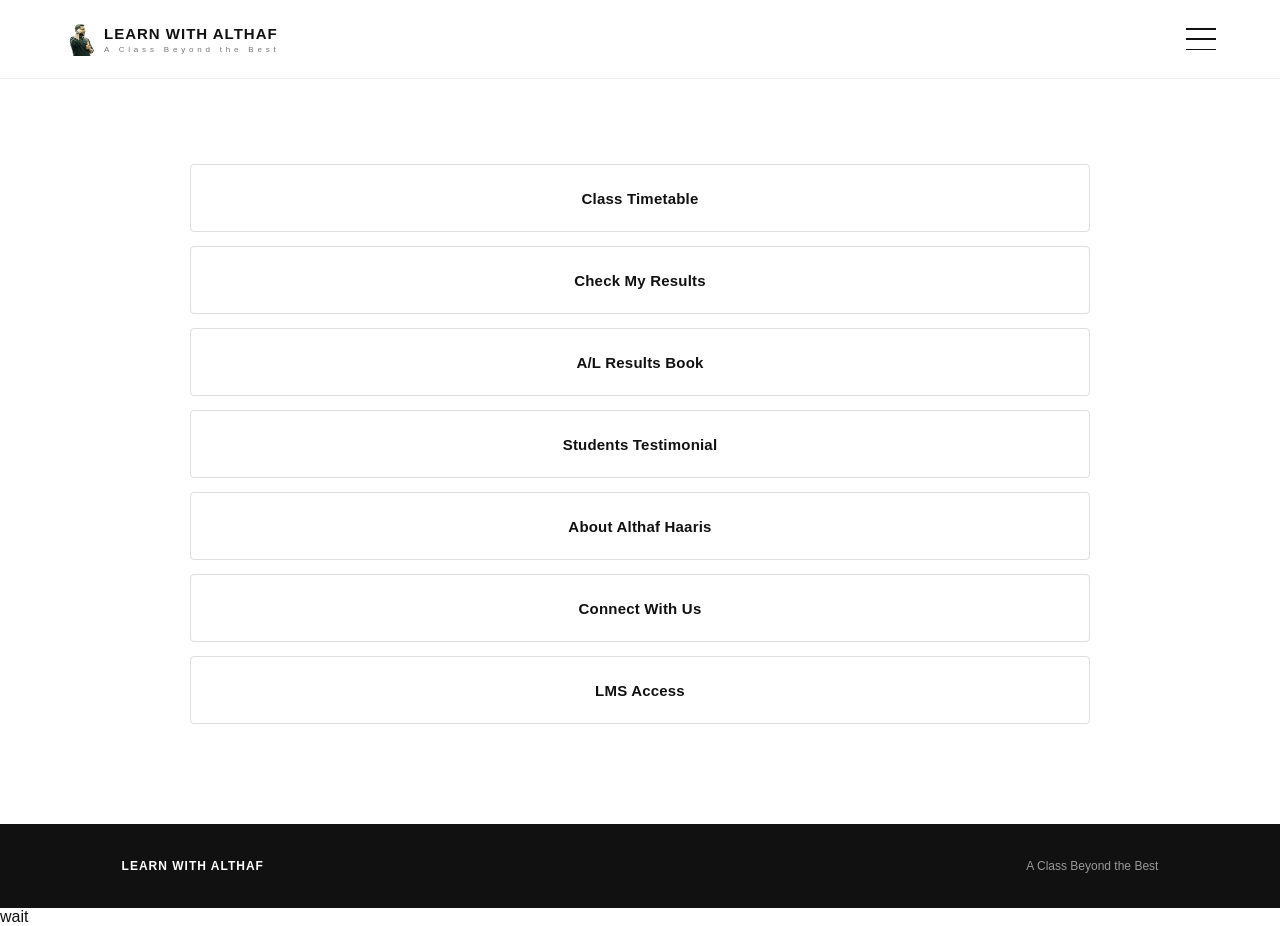
<file: index.html>
<!DOCTYPE html>
<html lang="en">



<head>
    <meta charset="UTF-8">
    <meta name="viewport" content="width=device-width, initial-scale=1.0">

    <title>Learn with Althaf</title>
<link rel="icon" type="image/png" href="logo.png">

    <link rel="stylesheet" href="style.css">

    <!-- Google Tag Manager -->
<script>
(function(w,d,s,l,i){w[l]=w[l]||[];w[l].push({'gtm.start':
new Date().getTime(),event:'gtm.js'});var f=d.getElementsByTagName(s)[0],
j=d.createElement(s),dl=l!='dataLayer'?'&l='+l:'';j.async=true;j.src=
'https://www.googletagmanager.com/gtm.js?id='+i+dl;f.parentNode.insertBefore(j,f);
})(window,document,'script','dataLayer','GTM-M9N84926');
</script>
<!-- End Google Tag Manager -->
</head>

<body>

    <!-- Google Tag Manager (noscript) -->
    <noscript>
        <iframe src="https://www.googletagmanager.com/ns.html?id=GTM-M9N84926"
        height="0" width="0"
        style="display:none;visibility:hidden"></iframe>
    </noscript>
    <!-- End Google Tag Manager (noscript) -->

    <!-- ================= HEADER ================= -->


    <header class="site-header">

        <div class="header-inner">

<a href="index.html" class="site-name">

    <img
        src="logo.png"
        alt="Learn with Althaf"
        class="site-logo"
    >

    <div class="site-brand">

        <span class="site-name-main">
            LEARN WITH ALTHAF
        </span>

        <span class="site-name-tagline">
            A Class Beyond the Best
        </span>

    </div>

</a>
            <button class="menu-button" id="menuButton" aria-label="Open menu">

                <span></span>
                <span></span>
                <span></span>

            </button>

        </div>

    </header>


    <!-- ================= MENU ================= -->

        <nav class="mobile-menu" id="mobileMenu">
        <a href="index.html">Home</a>
        <a href="timetable.html">Class Timetable</a>
        <a href="results-portal.html">Check My Results</a>
        <a href="results.html">A/L Results Book</a>
        <a href="testimonials.html">Students Testimonial</a>
        <a href="about.html">About Althaf Haaris</a>
        <a href="contact.html">Connect With Us</a>        
        <a href="https://lms.machmavc.com" target="_blank" rel="noopener noreferrer">
    LMS Access
    </a>

    </nav>


    <!-- ================= HOME ================= -->

    <main class="home-page">

        <div class="home-buttons">

            

            <a href="timetable.html" class="home-button">
                <span>Class Timetable</span>
                <span class="arrow">→</span>
            </a>
        
            <a href="results-portal.html" class="home-button">
                <span>Check My Results</span>
                <span class="arrow">→</span>
            </a>
        
            <a href="results.html" class="home-button">
                <span>A/L Results Book</span>
                <span class="arrow">→</span>
            </a>

            <a href="testimonials.html" class="home-button">
                <span>Students Testimonial</span>
                <span class="arrow">→</span>
            </a>
            
            <a href="about.html" class="home-button">
                <span>About Althaf Haaris</span>
                <span class="arrow">→</span>
            </a>

            <a href="contact.html" class="home-button">
                <span>Connect With Us</span>
                <span class="arrow">→</span>
            </a>

            <a href="https://lms.machmavc.com"
            class="home-button"
            target="_blank"
            rel="noopener noreferrer">

                <span>LMS Access</span>
                <span class="arrow">→</span>

            </a>

        </div>

    </main>


    <!-- ================= FOOTER ================= -->

    <footer class="site-footer">

        <div class="footer-inner">

            <p>LEARN WITH ALTHAF</p>

            <p>A Class Beyond the Best</p>

        </div>

    </footer>


    <script src="script.js"></script>

</body>

</html>

wait
</file>
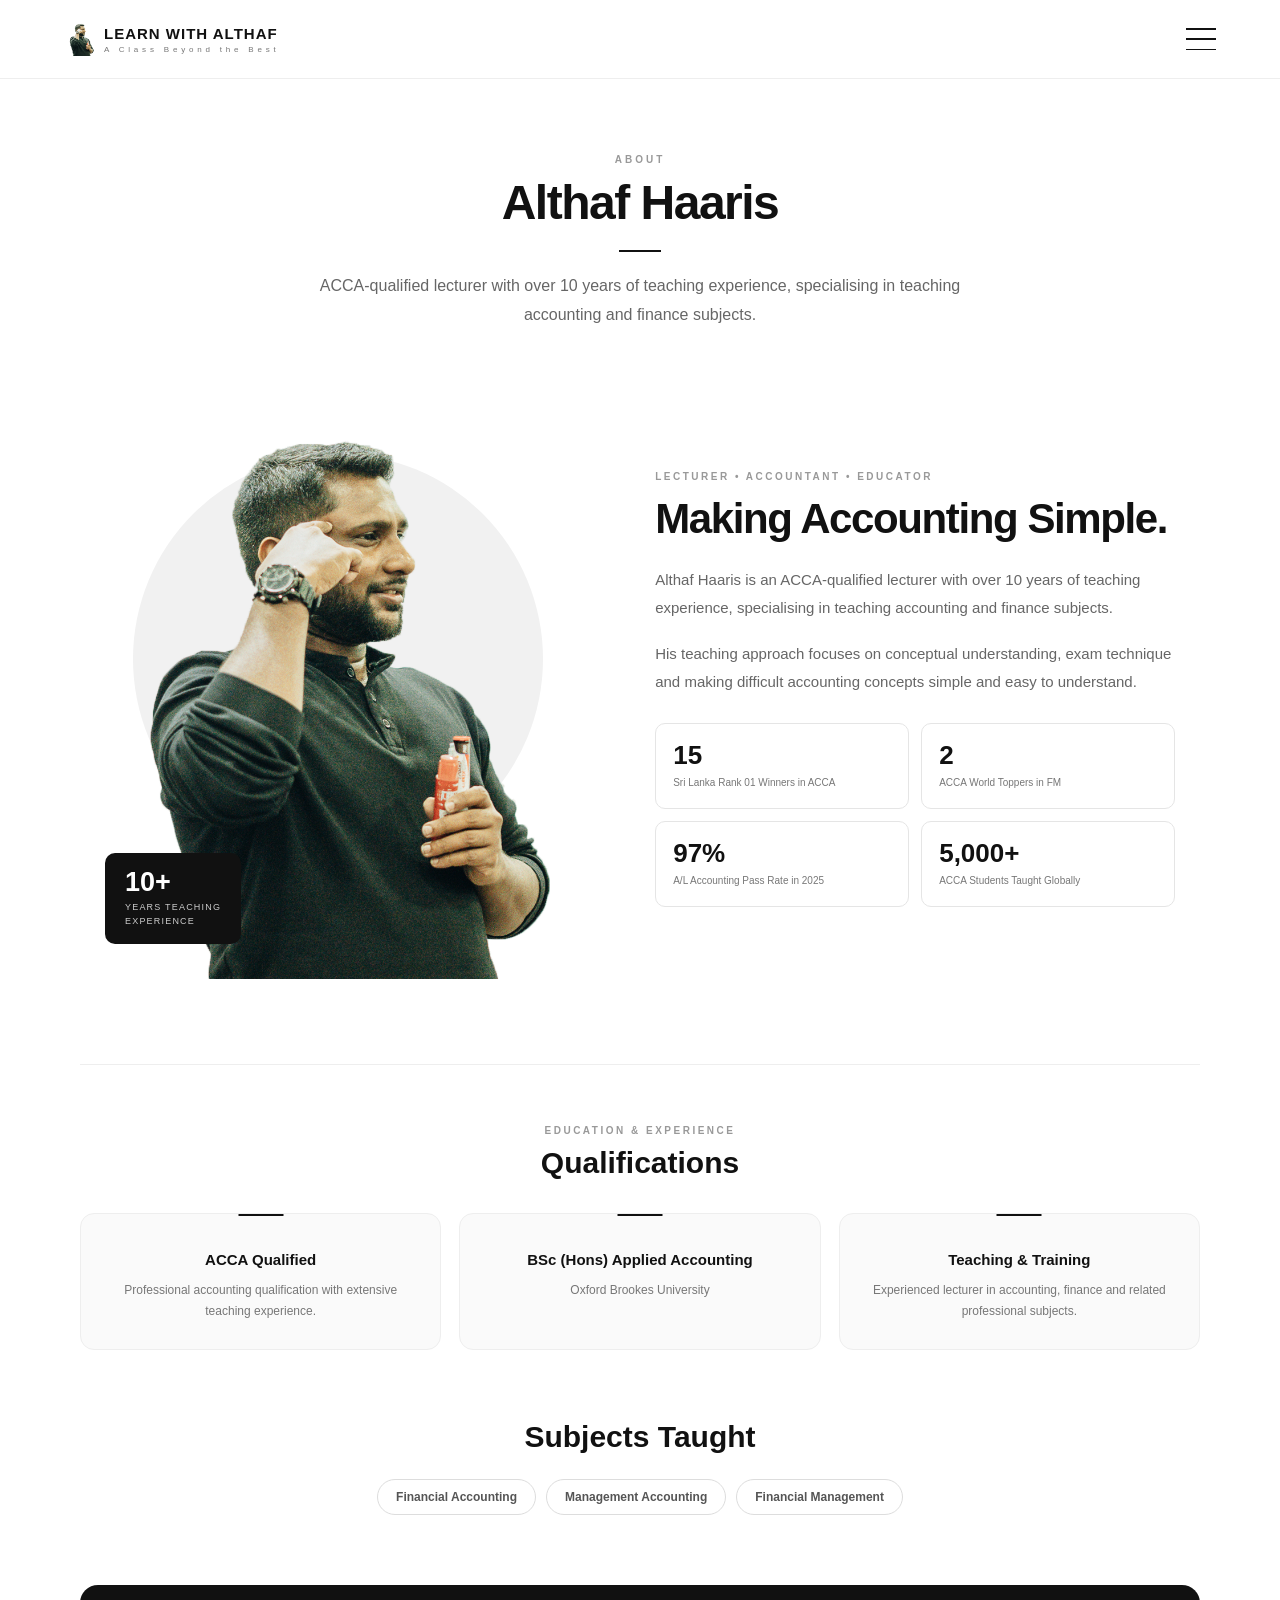
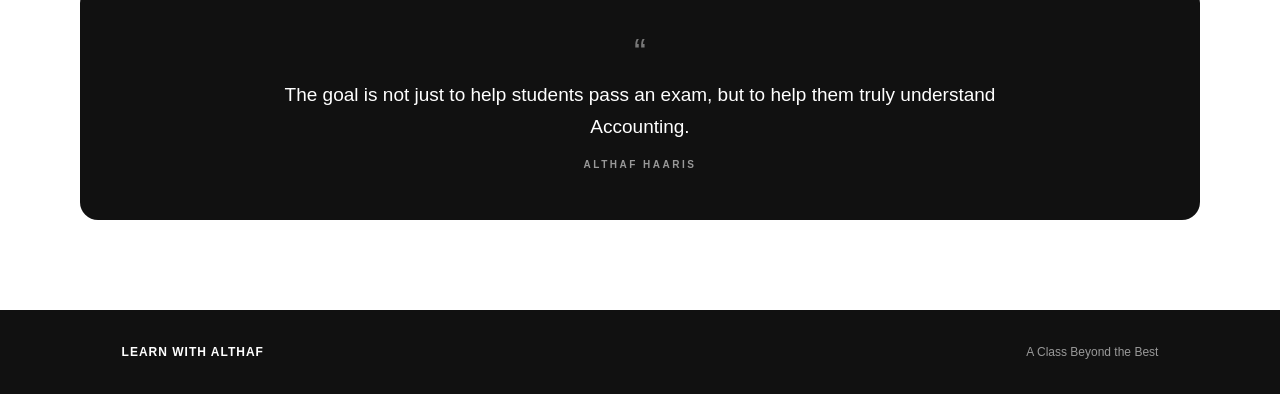
<file: about.html>
<!DOCTYPE html>
<html lang="en">

<head>

    <meta charset="UTF-8">

    <meta name="viewport" content="width=device-width, initial-scale=1.0">

    <title>About Althaf Haaris | Learn with Althaf</title>

    <link rel="icon" type="image/png" href="logo.png">

    <link rel="stylesheet" href="style.css">


    <style>

        /* =========================================================
           ALTHAF HAARIS — ABOUT PAGE
           ========================================================= */

        .althaf-about {
            width: 100%;
            background: #ffffff;
            color: #111111;
            font-family: Arial, Helvetica, sans-serif;
        }

        .althaf-about *,
        .althaf-about *::before,
        .althaf-about *::after {
            box-sizing: border-box;
        }


        /* =========================================================
           MAIN WRAPPER
           ========================================================= */

        .althaf-about-wrap {
            width: 100%;
            max-width: 1200px;
            margin: 0 auto;
            padding: 75px 40px 90px;
        }


        /* =========================================================
           INTRO
           ========================================================= */

        .althaf-intro {
            text-align: center;
            margin-bottom: 70px;
        }

        .althaf-intro-label {
            margin-bottom: 12px;

            font-size: 10px;
            font-weight: 700;

            letter-spacing: 3px;
            text-transform: uppercase;

            color: #999999;
        }

        .althaf-intro h1 {
            margin: 0;

            font-size: 48px;
            line-height: 1.1;

            font-weight: 700;
            letter-spacing: -1.5px;

            color: #111111;
        }

        .althaf-intro-line {
            width: 42px;
            height: 2px;

            margin: 20px auto;

            background: #111111;
        }

        .althaf-intro p {
            max-width: 700px;

            margin: 0 auto;

            font-size: 16px;
            line-height: 1.8;

            color: #666666;
        }


        /* =========================================================
           PROFILE
           ========================================================= */

        .althaf-profile {
            display: grid;

            grid-template-columns: 46% 54%;

            align-items: center;

            gap: 0;
        }


        /* =========================================================
           PHOTO
           ========================================================= */

        .althaf-photo-side {
            position: relative;

            width: 100%;
            height: 580px;

            display: flex;

            justify-content: center;
            align-items: flex-end;

            overflow: hidden;
        }

        .althaf-photo-side::before {
            content: "";

            position: absolute;

            width: 410px;
            height: 410px;

            left: 50%;
            top: 55px;

            transform: translateX(-50%);

            border-radius: 50%;

            background: #f1f1f1;
        }

        .althaf-photo-side img {
            position: relative;

            z-index: 2;

            width: auto;
            height: 570px;

            display: block;

            object-fit: contain;
        }


        /* =========================================================
           EXPERIENCE BADGE
           ========================================================= */

        .althaf-experience-badge {
            position: absolute;

            z-index: 5;

            left: 25px;
            bottom: 35px;

            padding: 16px 20px;

            background: #111111;
            color: #ffffff;

            border-radius: 10px;
        }

        .althaf-experience-badge strong {
            display: block;

            margin-bottom: 5px;

            font-size: 27px;
            line-height: 1;
        }

        .althaf-experience-badge span {
            display: block;

            font-size: 9px;
            line-height: 1.5;

            letter-spacing: 1.2px;

            text-transform: uppercase;

            color: #cccccc;
        }


        /* =========================================================
           PROFILE CONTENT
           ========================================================= */

        .althaf-profile-content {
            width: 100%;

            padding-left: 60px;
        }

        .althaf-profile-label {
            margin-bottom: 14px;

            font-size: 10px;
            font-weight: 700;

            letter-spacing: 2.5px;

            text-transform: uppercase;

            color: #999999;
        }

        .althaf-profile-content h2 {
            margin: 0 0 24px;

            font-size: 42px;
            line-height: 1.1;

            font-weight: 700;

            letter-spacing: -1.4px;

            color: #111111;
        }

        .althaf-profile-text {
            max-width: 520px;
        }

        .althaf-profile-text p {
            margin: 0 0 18px;

            font-size: 15px;
            line-height: 1.85;

            color: #666666;
        }


        /* =========================================================
           STATS
           ========================================================= */

        .althaf-stats {
            display: grid;

            grid-template-columns: repeat(2, 1fr);

            gap: 12px;

            max-width: 520px;

            margin-top: 28px;
        }

        .althaf-stat {
            padding: 18px 17px;

            border: 1px solid #e5e5e5;

            border-radius: 10px;

            background: #ffffff;
        }

        .althaf-stat strong {
            display: block;

            margin-bottom: 7px;

            font-size: 26px;
            line-height: 1;

            color: #111111;
        }

        .althaf-stat span {
            display: block;

            font-size: 10px;
            line-height: 1.5;

            color: #777777;
        }


        /* =========================================================
           DIVIDER
           ========================================================= */

        .althaf-divider {
            width: 100%;

            height: 1px;

            margin: 85px 0 60px;

            background: #eeeeee;
        }


        /* =========================================================
           QUALIFICATIONS
           ========================================================= */

        .althaf-section-title {
            text-align: center;

            margin-bottom: 32px;
        }

        .althaf-section-title small {
            display: block;

            margin-bottom: 9px;

            font-size: 10px;
            font-weight: 700;

            letter-spacing: 2.5px;

            text-transform: uppercase;

            color: #999999;
        }

        .althaf-section-title h2 {
            margin: 0;

            font-size: 30px;
            line-height: 1.2;

            color: #111111;
        }


        .althaf-qualification-grid {
            display: grid;

            grid-template-columns: repeat(3, 1fr);

            gap: 18px;
        }


        .althaf-qualification {
            position: relative;

            padding: 30px 28px 28px;

            background: #fafafa;

            border: 1px solid #eeeeee;

            border-radius: 14px;

            text-align: center;
        }

        /* Small classy top line */

        .althaf-qualification::before {
            content: "";

            position: absolute;

            top: 0;
            left: 50%;

            transform: translateX(-50%);

            width: 45px;
            height: 2px;

            background: #111111;
        }

        .althaf-qualification h3 {
            margin: 5px 0 10px;

            font-size: 15px;
            line-height: 1.4;

            color: #111111;
        }

        .althaf-qualification p {
            margin: 0;

            font-size: 12px;
            line-height: 1.7;

            color: #777777;
        }


        /* =========================================================
           SUBJECTS
           ========================================================= */

        .althaf-subjects {
            margin-top: 70px;
        }

        .althaf-subjects h2 {
            margin: 0 0 25px;

            text-align: center;

            font-size: 30px;

            color: #111111;
        }

        .althaf-subject-list {
            display: flex;

            justify-content: center;

            flex-wrap: wrap;

            gap: 10px;
        }

        .althaf-subject {
            padding: 10px 18px;

            border: 1px solid #dddddd;

            border-radius: 50px;

            font-size: 12px;
            font-weight: 600;

            color: #555555;

            background: #ffffff;
        }


        /* =========================================================
           QUOTE
           ========================================================= */

        .althaf-quote {
            margin-top: 70px;

            padding: 50px 35px;

            background: #111111;

            border-radius: 18px;

            text-align: center;
        }

        .althaf-quote-mark {
            margin-bottom: 8px;

            font-size: 36px;
            line-height: 1;

            color: #777777;
        }

        .althaf-quote p {
            max-width: 760px;

            margin: 0 auto;

            font-size: 19px;
            line-height: 1.65;

            color: #ffffff;
        }

        .althaf-quote-name {
            margin-top: 17px;

            font-size: 10px;
            font-weight: 700;

            letter-spacing: 2.5px;

            text-transform: uppercase;

            color: #999999;
        }


        /* =========================================================
           TABLET
           ========================================================= */

        @media (max-width: 1000px) {

            .althaf-about-wrap {
                padding: 60px 30px 75px;
            }

            .althaf-profile {
                grid-template-columns: 45% 55%;
            }

            .althaf-profile-content {
                padding-left: 40px;
            }

            .althaf-photo-side {
                height: 520px;
            }

            .althaf-photo-side::before {
                width: 350px;
                height: 350px;
            }

            .althaf-photo-side img {
                height: 510px;
            }

            .althaf-profile-content h2 {
                font-size: 36px;
            }

        }


        /* =========================================================
           MOBILE
           ========================================================= */

        @media (max-width: 700px) {

            .althaf-about-wrap {
                padding: 45px 18px 60px;
            }


            .althaf-intro {
                margin-bottom: 45px;
            }

            .althaf-intro h1 {
                font-size: 34px;
            }

            .althaf-intro p {
                font-size: 14px;
                line-height: 1.75;
            }


            .althaf-profile {
                display: flex;

                flex-direction: column;
            }


            .althaf-photo-side {
                width: 100%;

                height: 450px;

                order: 1;
            }

            .althaf-photo-side::before {
                width: 300px;
                height: 300px;

                top: 40px;
            }

            .althaf-photo-side img {
                height: 470px;
            }


            .althaf-experience-badge {
                left: 8px;
                bottom: 18px;

                padding: 14px 17px;
            }

            .althaf-experience-badge strong {
                font-size: 23px;
            }


            .althaf-profile-content {
                width: 100%;

                padding: 40px 0 0;

                order: 2;
            }

            .althaf-profile-content h2 {
                font-size: 30px;

                margin-bottom: 20px;
            }

            .althaf-profile-text p {
                font-size: 14px;

                line-height: 1.75;
            }


            .althaf-stats {
                width: 100%;

                grid-template-columns: 1fr 1fr;

                gap: 9px;
            }

            .althaf-stat {
                padding: 16px 13px;
            }

            .althaf-stat strong {
                font-size: 21px;
            }


            .althaf-divider {
                margin: 60px 0 45px;
            }


            .althaf-section-title h2 {
                font-size: 26px;
            }


            .althaf-qualification-grid {
                grid-template-columns: 1fr;

                gap: 12px;
            }


            .althaf-qualification {
                padding: 27px 22px;
            }


            .althaf-subjects {
                margin-top: 55px;
            }

            .althaf-subjects h2 {
                font-size: 26px;
            }


            .althaf-quote {
                margin-top: 55px;

                padding: 38px 20px;

                border-radius: 16px;
            }

            .althaf-quote p {
                font-size: 16px;
            }

        }

    </style>

</head>


<body>


    <!-- =====================================================
         HEADER
         ===================================================== -->

    <header class="site-header">

        <div class="header-inner">

<a href="index.html" class="site-name">

    <img
        src="logo.png"
        alt="Learn with Althaf"
        class="site-logo"
    >

    <div class="site-brand">

        <span class="site-name-main">
            LEARN WITH ALTHAF
        </span>

        <span class="site-name-tagline">
            A Class Beyond the Best
        </span>

    </div>

</a>


            <button
                class="menu-button"
                id="menuButton"
                aria-label="Open menu"
            >

                <span></span>
                <span></span>
                <span></span>

            </button>

        </div>

    </header>


    <!-- =====================================================
         MENU
         ===================================================== -->

    <nav class="mobile-menu" id="mobileMenu">
        <a href="index.html">Home</a>
        <a href="timetable.html">Class Timetable</a>
        <a href="results-portal.html">Check My Results</a>
        <a href="results.html">A/L Results Book</a>
        <a href="testimonials.html">Students Testimonial</a>
        <a href="about.html">About Althaf Haaris</a>
        <a href="contact.html">Connect With Us</a>        
        <a href="https://lms.machmavc.com" target="_blank" rel="noopener noreferrer">
    LMS Access
    </a>

    </nav>


    <!-- =====================================================
         ABOUT PAGE
         ===================================================== -->

    <main>

        <div class="althaf-about">

            <div class="althaf-about-wrap">


                <!-- INTRO -->

                <div class="althaf-intro">

                    <div class="althaf-intro-label">
                        ABOUT
                    </div>

                    <h1>
                        Althaf Haaris
                    </h1>

                    <div class="althaf-intro-line"></div>

                    <p>
                        ACCA-qualified lecturer with over 10 years of
                        teaching experience, specialising in teaching
                        accounting and finance subjects.
                    </p>

                </div>


                <!-- PROFILE -->

                <div class="althaf-profile">


                    <!-- PHOTO -->

                    <div class="althaf-photo-side">

                        <img
                            src="althaf.png"
                            alt="Althaf Haaris"
                            loading="lazy"
                        >

                        <div class="althaf-experience-badge">

                            <strong>
                                10+
                            </strong>

                            <span>
                                Years Teaching<br>
                                Experience
                            </span>

                        </div>

                    </div>


                    <!-- CONTENT -->

                    <div class="althaf-profile-content">

                        <div class="althaf-profile-label">
                            LECTURER • ACCOUNTANT • EDUCATOR
                        </div>

                        <h2>
                            Making Accounting Simple.
                        </h2>


                        <div class="althaf-profile-text">

                            <p>
                                Althaf Haaris is an ACCA-qualified lecturer
                                with over 10 years of teaching experience,
                                specialising in teaching accounting and
                                finance subjects.
                            </p>

                            <p>
                                His teaching approach focuses on conceptual
                                understanding, exam technique and making
                                difficult accounting concepts simple and
                                easy to understand.
                            </p>

                        </div>


                        <!-- STATS -->

                        <div class="althaf-stats">

                            <div class="althaf-stat">

                                <strong>
                                    15
                                </strong>

                                <span>
                                    Sri Lanka Rank 01 Winners in ACCA
                                </span>

                            </div>


                            <div class="althaf-stat">

                                <strong>
                                    2
                                </strong>

                                <span>
                                    ACCA World Toppers in FM
                                </span>

                            </div>


                            <div class="althaf-stat">

                                <strong>
                                    97%
                                </strong>

                                <span>
                                    A/L Accounting Pass Rate in 2025
                                </span>

                            </div>


                            <div class="althaf-stat">

                                <strong>
                                    5,000+
                                </strong>

                                <span>
                                    ACCA Students Taught Globally
                                </span>

                            </div>

                        </div>

                    </div>

                </div>


                <!-- DIVIDER -->

                <div class="althaf-divider"></div>


                <!-- QUALIFICATIONS -->

                <div class="althaf-section-title">

                    <small>
                        EDUCATION & EXPERIENCE
                    </small>

                    <h2>
                        Qualifications
                    </h2>

                </div>


                <div class="althaf-qualification-grid">


                    <div class="althaf-qualification">

                        <h3>
                            ACCA Qualified
                        </h3>

                        <p>
                            Professional accounting qualification
                            with extensive teaching experience.
                        </p>

                    </div>


                    <div class="althaf-qualification">

                        <h3>
                            BSc (Hons) Applied Accounting
                        </h3>

                        <p>
                            Oxford Brookes University
                        </p>

                    </div>


                    <div class="althaf-qualification">

                        <h3>
                            Teaching & Training
                        </h3>

                        <p>
                            Experienced lecturer in accounting,
                            finance and related professional subjects.
                        </p>

                    </div>


                </div>


                <!-- SUBJECTS -->

                <div class="althaf-subjects">

                    <h2>
                        Subjects Taught
                    </h2>

                    <div class="althaf-subject-list">

                        <div class="althaf-subject">
                            Financial Accounting
                        </div>

                        <div class="althaf-subject">
                            Management Accounting
                        </div>

                        <div class="althaf-subject">
                            Financial Management
                        </div>

                    </div>

                </div>


                <!-- QUOTE -->

                <div class="althaf-quote">

                    <div class="althaf-quote-mark">
                        “
                    </div>

                    <p>
                        The goal is not just to help students pass an exam,
                        but to help them truly understand Accounting.
                    </p>

                    <div class="althaf-quote-name">
                        Althaf Haaris
                    </div>

                </div>


            </div>

        </div>

    </main>


    <!-- =====================================================
         FOOTER
         ===================================================== -->

    <footer class="site-footer">

        <div class="footer-inner">

            <p>
                LEARN WITH ALTHAF
            </p>

            <p>
                A Class Beyond the Best
            </p>

        </div>

    </footer>


    <!-- =====================================================
         SCRIPT
         ===================================================== -->

    <script src="script.js"></script>


</body>

</html>
</file>
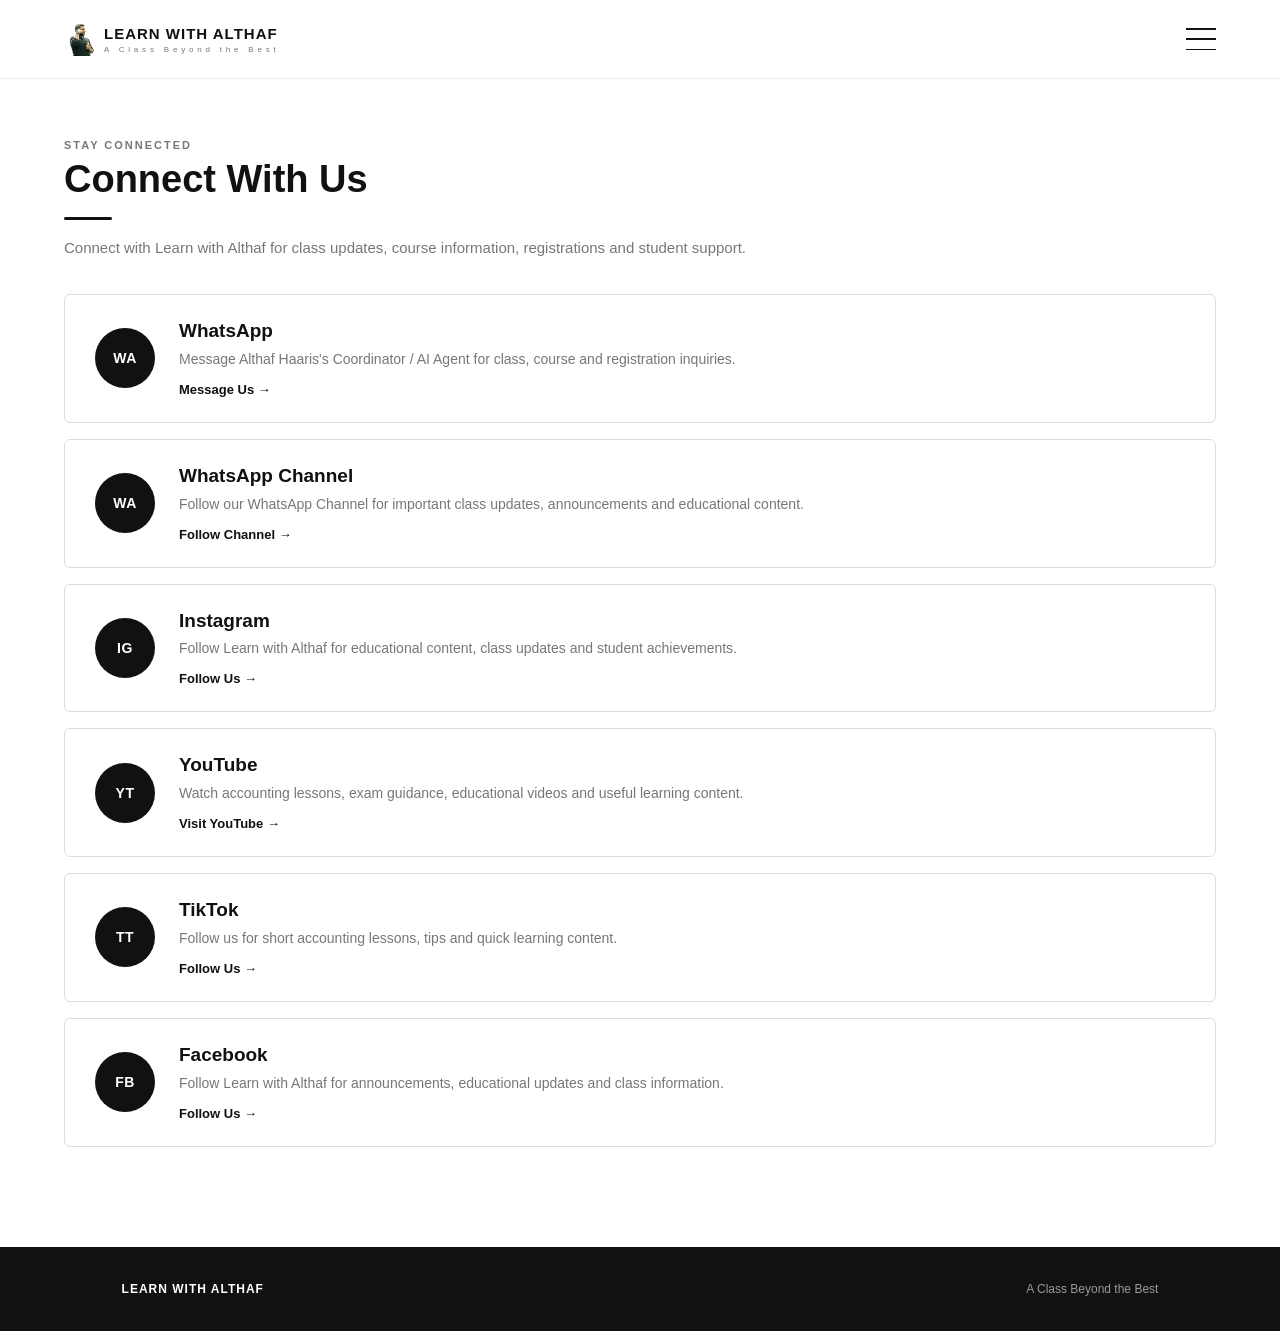
<file: contact.html>
<!DOCTYPE html>
<html lang="en">

<head>
    <meta charset="UTF-8">
    <meta name="viewport" content="width=device-width, initial-scale=1.0">

    <title>Connect With Us | Learn with Althaf</title>

    <link rel="icon" type="image/png" href="logo.png">

    <!-- COMMON WEBSITE CSS -->
    <link rel="stylesheet" href="style.css">

    <!-- CONTACT PAGE CSS -->
    <link rel="stylesheet" href="contact.css">
</head>

<body>

    <!-- ================= HEADER ================= -->

    <header class="site-header">

        <div class="header-inner">

            <a href="index.html" class="site-name">

                <img
                    src="logo.png"
                    alt="Learn with Althaf"
                    class="site-logo"
                >

                <div class="site-brand">

                    <span class="site-name-main">
                        LEARN WITH ALTHAF
                    </span>

                    <span class="site-name-tagline">
                        A Class Beyond the Best
                    </span>

                </div>

            </a>

            <button class="menu-button" id="menuButton" aria-label="Open menu">

                <span></span>
                <span></span>
                <span></span>

            </button>

        </div>

    </header>


    <!-- ================= MENU ================= -->

    <nav class="mobile-menu" id="mobileMenu">
        <a href="index.html">Home</a>
        <a href="timetable.html">Class Timetable</a>
        <a href="results-portal.html">Check My Results</a>
        <a href="results.html">A/L Results Book</a>
        <a href="testimonials.html">Students Testimonial</a>
        <a href="about.html">About Althaf Haaris</a>
        <a href="contact.html">Connect With Us</a>        
        <a href="https://lms.machmavc.com" target="_blank" rel="noopener noreferrer">
    LMS Access
    </a>

    </nav>


    <!-- ================= CONNECT WITH US PAGE ================= -->

    <main class="connect-page">

        <!-- PAGE HEADING -->

        <section class="connect-heading">

            <div class="connect-label">
                Stay Connected
            </div>

            <h1>
                Connect With Us
            </h1>

            <div class="connect-heading-line"></div>

            <p>
                Connect with Learn with Althaf for class updates,
                course information, registrations and student support.
            </p>

        </section>


        <!-- ================= SOCIAL / CONTACT LINKS ================= -->

        <section class="connect-list">


            <!-- WHATSAPP -->

            <a
                href="https://wa.me/+94777045347"
                target="_blank"
                rel="noopener noreferrer"
                class="connect-card"
            >

                <div class="connect-icon">
                    WA
                </div>

                <div class="connect-content">

                    <h2>
                        WhatsApp
                    </h2>

                    <p>
                        Message Althaf Haaris's Coordinator / AI Agent
                        for class, course and registration inquiries.
                    </p>

                    <span class="connect-link">
                        Message Us →
                    </span>

                </div>

            </a>


            <!-- WHATSAPP CHANNEL -->

            <a
                href="https://whatsapp.com/channel/0029Vas3SDZ7NoZzfQglIl0P"
                target="_blank"
                rel="noopener noreferrer"
                class="connect-card"
            >

                <div class="connect-icon">
                    WA
                </div>

                <div class="connect-content">

                    <h2>
                        WhatsApp Channel
                    </h2>

                    <p>
                        Follow our WhatsApp Channel for important
                        class updates, announcements and educational content.
                    </p>

                    <span class="connect-link">
                        Follow Channel →
                    </span>

                </div>

            </a>


            <!-- INSTAGRAM -->

            <a
                href="https://www.instagram.com/learnwithalthaf/"
                target="_blank"
                rel="noopener noreferrer"
                class="connect-card"
            >

                <div class="connect-icon">
                    IG
                </div>

                <div class="connect-content">

                    <h2>
                        Instagram
                    </h2>

                    <p>
                        Follow Learn with Althaf for educational content,
                        class updates and student achievements.
                    </p>

                    <span class="connect-link">
                        Follow Us →
                    </span>

                </div>

            </a>


            <!-- YOUTUBE -->

            <a
                href="https://www.youtube.com/@althaf.haaris"
                target="_blank"
                rel="noopener noreferrer"
                class="connect-card"
            >

                <div class="connect-icon">
                    YT
                </div>

                <div class="connect-content">

                    <h2>
                        YouTube
                    </h2>

                    <p>
                        Watch accounting lessons, exam guidance,
                        educational videos and useful learning content.
                    </p>

                    <span class="connect-link">
                        Visit YouTube →
                    </span>

                </div>

            </a>


            <!-- TIKTOK -->

            <a
                href="https://www.tiktok.com/@learnwithalthaf"
                target="_blank"
                rel="noopener noreferrer"
                class="connect-card"
            >

                <div class="connect-icon">
                    TT
                </div>

                <div class="connect-content">

                    <h2>
                        TikTok
                    </h2>

                    <p>
                        Follow us for short accounting lessons,
                        tips and quick learning content.
                    </p>

                    <span class="connect-link">
                        Follow Us →
                    </span>

                </div>

            </a>


            <!-- FACEBOOK -->

            <a
                href="https://web.facebook.com/learnwithalthaf"
                target="_blank"
                rel="noopener noreferrer"
                class="connect-card"
            >

                <div class="connect-icon">
                    FB
                </div>

                <div class="connect-content">

                    <h2>
                        Facebook
                    </h2>

                    <p>
                        Follow Learn with Althaf for announcements,
                        educational updates and class information.
                    </p>

                    <span class="connect-link">
                        Follow Us →
                    </span>

                </div>

            </a>

        </section>

    </main>


    <!-- ================= FOOTER ================= -->

    <footer class="site-footer">

        <div class="footer-inner">

            <p>LEARN WITH ALTHAF</p>

            <p>A Class Beyond the Best</p>

        </div>

    </footer>


    <script src="script.js"></script>

</body>

</html>
</file>
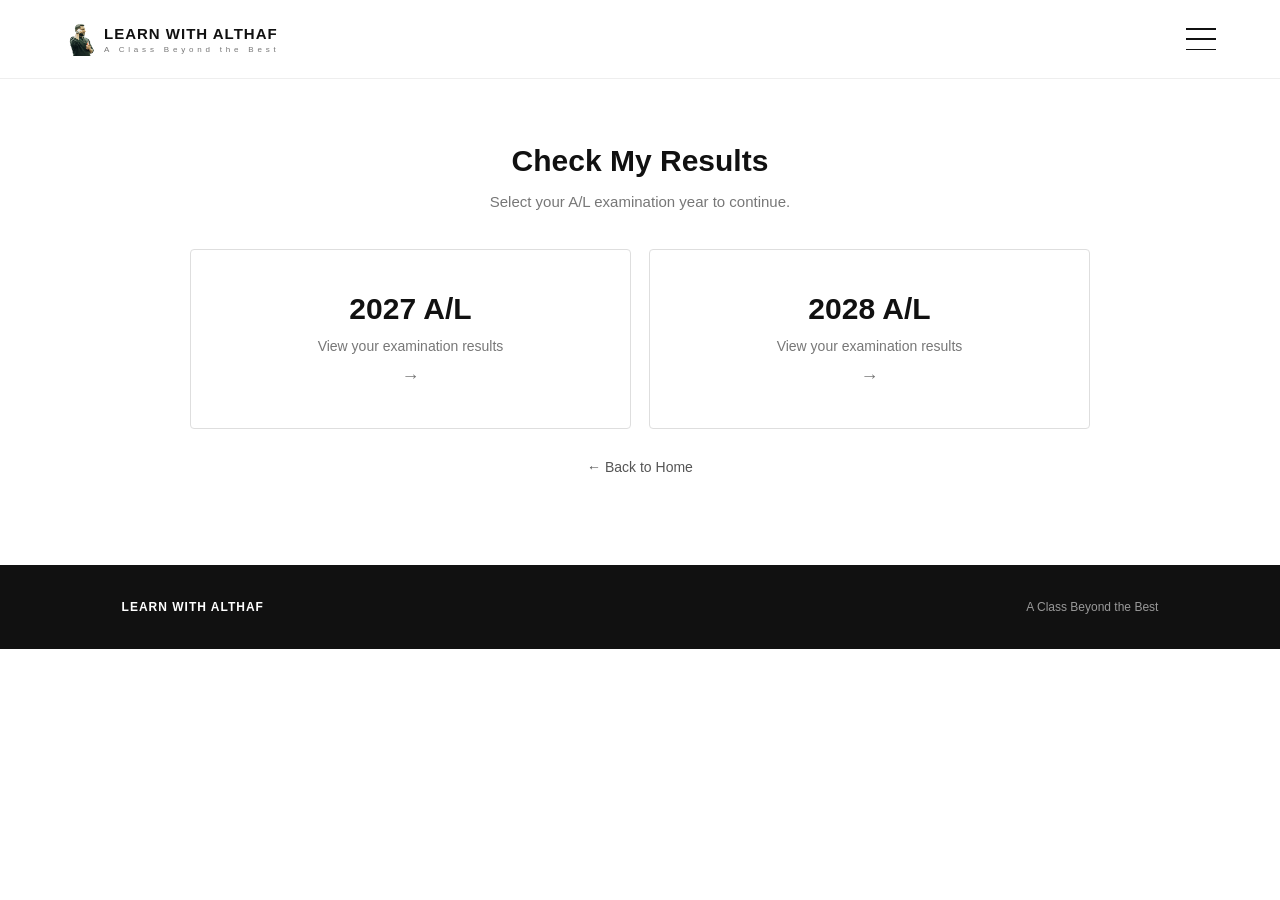
<file: results-portal.html>
<!DOCTYPE html>
<html lang="en">
<head>
    <meta charset="UTF-8">
    <meta name="viewport" content="width=device-width, initial-scale=1.0">

    <title>Check My Results | Learn with Althaf</title>
    <link rel="icon" type="image/png" href="logo.png">
    <link rel="stylesheet" href="style.css">
</head>

<body>

    <!-- HEADER -->
    <header class="site-header">
        <div class="header-inner">

            <a href="index.html" class="site-name">
                <img src="logo.png" alt="Learn with Althaf" class="site-logo">

                <div class="site-brand">
                    <span class="site-name-main">LEARN WITH ALTHAF</span>
                    <span class="site-name-tagline">A Class Beyond the Best</span>
                </div>
            </a>

            <!-- HAMBURGER MENU BUTTON -->
            <button class="menu-button" id="menuButton"
                    aria-label="Open menu"
                    aria-expanded="false"
                    aria-controls="mobileMenu">
                <span></span>
                <span></span>
                <span></span>
            </button>

        </div>
    </header>

    <!-- NAVIGATION MENU -->
    <nav class="mobile-menu" id="mobileMenu">

        <a href="index.html" class="menu-link">Home</a>

        <a href="timetable.html" class="menu-link">Class Timetable</a>

        <a href="results-portal.html" class="menu-link active">Check My Results</a>

        <a href="results.html" class="menu-link">A/L Results Book</a>

        <a href="testimonials.html" class="menu-link">Students Testimonial</a>

        <a href="about.html" class="menu-link">About Althaf Haaris</a>

        <a href="contact.html" class="menu-link">Connect With Us</a>

        <a href="https://lms.machmavc.com"
           class="menu-link"
           target="_blank"
           rel="noopener noreferrer">
            LMS Access
        </a>

    </nav>

    <!-- RESULTS YEAR SELECTION -->
    <main class="results-portal">

        <div class="portal-heading">
            <h1>Check My Results</h1>
            <p>Select your A/L examination year to continue.</p>
        </div>

        <div class="year-options">

            <a href="results-2027.html" class="year-card">
                <h2>2027 A/L</h2>
                <p>View your examination results</p>
                <span class="arrow">→</span>
            </a>

            <a href="results-2028.html" class="year-card">
                <h2>2028 A/L</h2>
                <p>View your examination results</p>
                <span class="arrow">→</span>
            </a>

        </div>

        <a href="index.html" class="portal-back">← Back to Home</a>

    </main>

    <!-- FOOTER -->
    <footer class="site-footer">
        <div class="footer-inner">
            <p>LEARN WITH ALTHAF</p>
            <p>A Class Beyond the Best</p>
        </div>
    </footer>

    <!-- MENU SCRIPT -->
    <script src="script.js"></script>

</body>
</html>
</file>
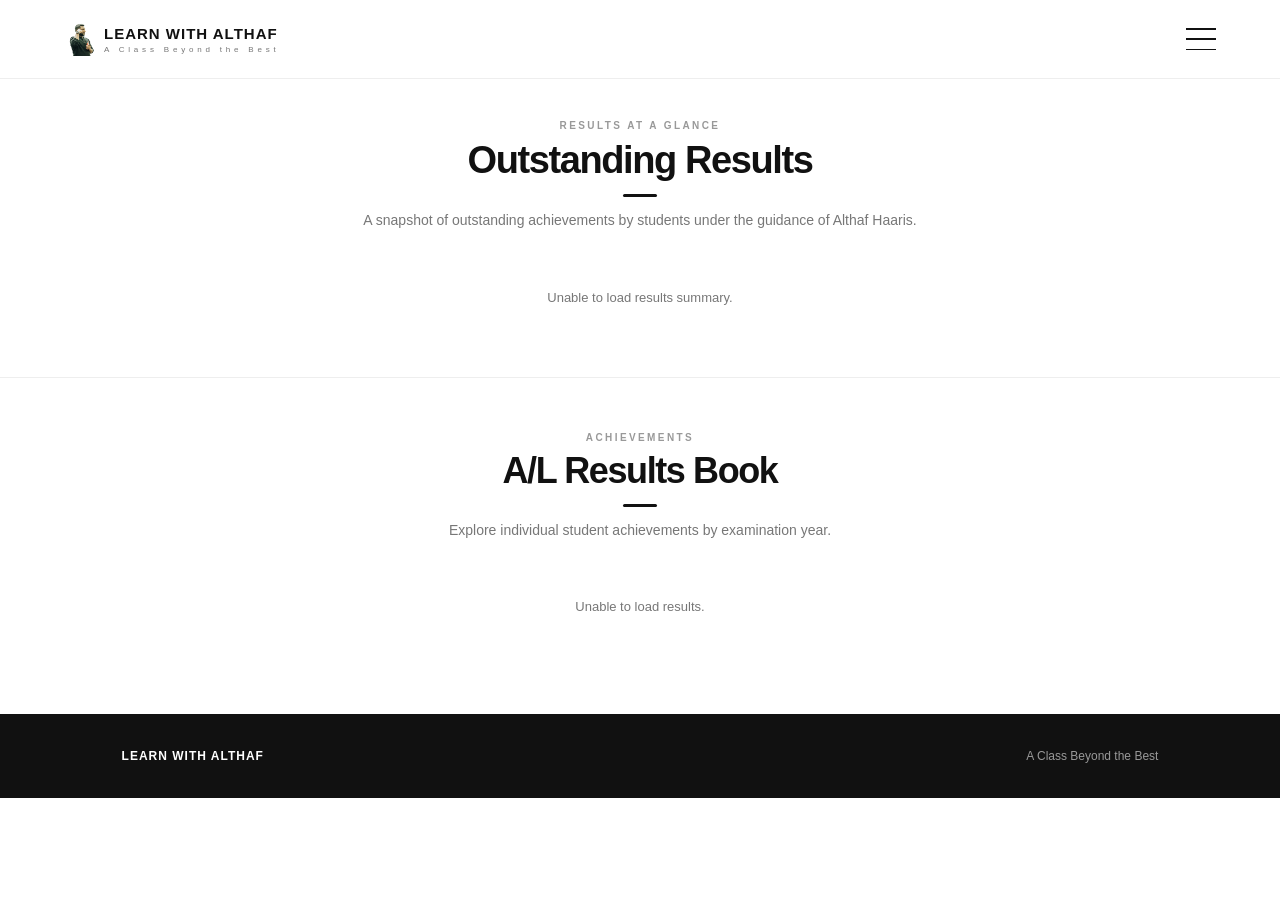
<file: results.html>
<!DOCTYPE html>
<html lang="en">

<head>

    <meta charset="UTF-8">

    <meta name="viewport" content="width=device-width, initial-scale=1.0">

    <title>Results | Learn with Althaf</title>

    <link rel="icon" type="image/png" href="logo.png">

    <link rel="stylesheet" href="style.css">

    <link rel="stylesheet" href="results.css">

</head>


<body>


    <!-- ================= HEADER ================= -->

    <header class="site-header">

        <div class="header-inner">

            <a href="index.html" class="site-name">

                <img
                    src="logo.png"
                    alt="Learn with Althaf"
                    class="site-logo"
                >

                <div class="site-brand">

                    <span class="site-name-main">
                        LEARN WITH ALTHAF
                    </span>

                    <span class="site-name-tagline">
                        A Class Beyond the Best
                    </span>

                </div>

            </a>


            <button
                class="menu-button"
                id="menuButton"
                aria-label="Open menu"
            >

                <span></span>
                <span></span>
                <span></span>

            </button>

        </div>

    </header>


    <!-- ================= MENU ================= -->

    <nav class="mobile-menu" id="mobileMenu">
        <a href="index.html">Home</a>
        <a href="timetable.html">Class Timetable</a>
        <a href="results-portal.html">Check My Results</a>
        <a href="results.html">A/L Results Book</a>
        <a href="testimonials.html">Students Testimonial</a>
        <a href="about.html">About Althaf Haaris</a>
        <a href="contact.html">Connect With Us</a>        
        <a href="https://lms.machmavc.com" target="_blank" rel="noopener noreferrer">
    LMS Access
    </a>

    </nav>


    <!-- =====================================================
         RESULTS SUMMARY
         ===================================================== -->

    <main>

        <section class="results-summary-section">

            <div class="results-section-heading">

                <div class="results-eyebrow">
                    RESULTS AT A GLANCE
                </div>

                <h1>
                    Outstanding Results
                </h1>

                <div class="results-heading-line"></div>

                <p>
                    A snapshot of outstanding achievements by students
                    under the guidance of Althaf Haaris.
                </p>

            </div>


            <div id="results-summary">

                <div class="summary-loading">
                    Loading results...
                </div>

            </div>

        </section>


        <!-- =====================================================
             SEPARATE A/L RESULTS BOOK
             ===================================================== -->

        <section class="results-book-section">

            <div class="results-section-heading results-book-heading">

                <div class="results-eyebrow">
                    ACHIEVEMENTS
                </div>

                <h2>
                    A/L Results Book
                </h2>

                <div class="results-heading-line"></div>

                <p>
                    Explore individual student achievements by examination year.
                </p>

            </div>


            <div id="results-book">

                <div class="results-loading">
                    Loading results...
                </div>

            </div>

        </section>

    </main>


    <!-- ================= FOOTER ================= -->

    <footer class="site-footer">

        <div class="footer-inner">

            <p>
                LEARN WITH ALTHAF
            </p>

            <p>
                A Class Beyond the Best
            </p>

        </div>

    </footer>


    <!-- ================= SCRIPTS ================= -->

    <script src="script.js"></script>

    <script src="results.js"></script>


</body>

</html>
</file>
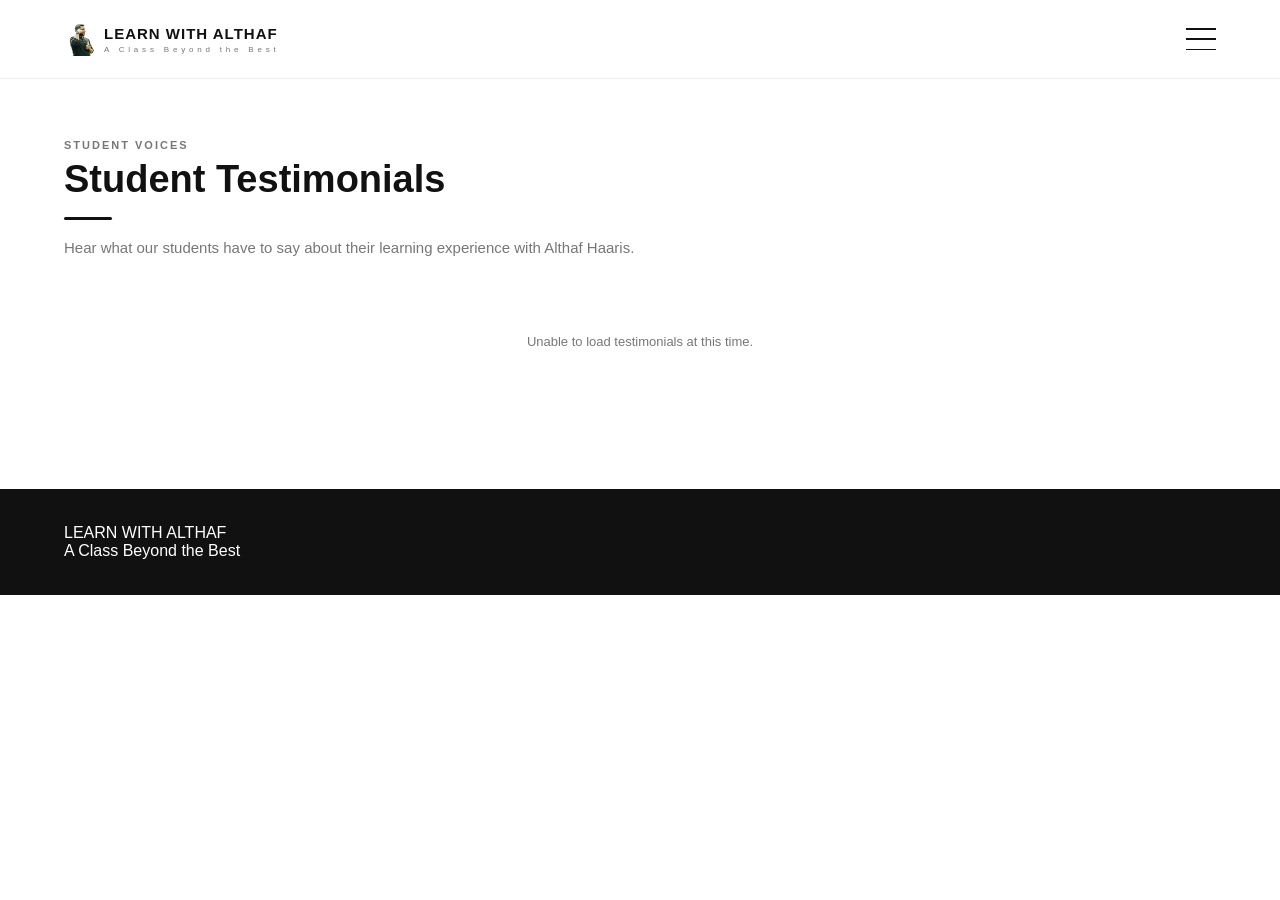
<file: testimonials.html>
<!DOCTYPE html>
<html lang="en">

<head>

    <meta charset="UTF-8">

    <meta name="viewport" content="width=device-width, initial-scale=1.0">

    <title>Student Testimonials | Learn with Althaf</title>

    <link rel="icon" type="image/png" href="logo.png">

    <!-- GOOGLE FONT -->
    <link rel="preconnect" href="https://fonts.googleapis.com">
    <link rel="preconnect" href="https://fonts.gstatic.com" crossorigin>

    <link
        href="https://fonts.googleapis.com/css2?family=Inter:wght@400;500;600;700;800&display=swap"
        rel="stylesheet"
    >

    <!-- MAIN WEBSITE CSS -->
    <link rel="stylesheet" href="style.css">

    <!-- TESTIMONIAL CSS -->
    <link rel="stylesheet" href="testimonials.css">

</head>


<body>


    <!-- =====================================================
         HEADER
         ===================================================== -->

    <header class="site-header">

        <div class="header-inner">

            <a href="index.html" class="site-name">

                <img
                    src="logo.png"
                    alt="Learn with Althaf"
                    class="site-logo"
                >

                <div class="site-brand">

                    <span class="site-name-main">
                        LEARN WITH ALTHAF
                    </span>

                    <span class="site-name-tagline">
                        A Class Beyond the Best
                    </span>

                </div>

            </a>


            <!-- ONE MENU BUTTON ONLY -->

            <button
                class="menu-button"
                id="menuButton"
                aria-label="Open menu"
                type="button"
            >

                <span></span>
                <span></span>
                <span></span>

            </button>

        </div>

    </header>


    <!-- =====================================================
         MOBILE MENU
         ===================================================== -->

        <nav class="mobile-menu" id="mobileMenu">
        <a href="index.html">Home</a>
        <a href="timetable.html">Class Timetable</a>
        <a href="results-portal.html">Check My Results</a>
        <a href="results.html">A/L Results Book</a>
        <a href="testimonials.html">Students Testimonial</a>
        <a href="about.html">About Althaf Haaris</a>
        <a href="contact.html">Connect With Us</a>        
        <a href="https://lms.machmavc.com" target="_blank" rel="noopener noreferrer">
    LMS Access
    </a>

    </nav>


    <!-- =====================================================
         MAIN PAGE
         ===================================================== -->

    <main class="results-page">


        <!-- =================================================
             PAGE HEADING
             ================================================= -->

        <section class="results-heading">

            <div class="results-label">
                STUDENT VOICES
            </div>

            <h1>
                Student Testimonials
            </h1>

            <div class="results-heading-line"></div>

            <p>
                Hear what our students have to say about their learning experience with Althaf Haaris.
            </p>

        </section>


        <!-- =================================================
             FILTER
             ================================================= -->

        <div class="filter-container">

            <div
                class="filter-tabs"
                id="filterTabs"
            >

                <button
                    class="tab-btn active"
                    data-year="all"
                    type="button"
                >
                    All Batches
                </button>

            </div>

        </div>


        <!-- =================================================
             TESTIMONIALS
             ================================================= -->

        <section id="results-book">

            <div
                class="results-loading"
                id="testimonialsLoading"
            >
                Loading testimonials...
            </div>

            <div
                class="testimonials-list"
                id="testimonialsContainer"
            ></div>

        </section>


    </main>


    <!-- =====================================================
         FOOTER
         ===================================================== -->

    <footer class="site-footer">

        <div class="footer-container">

            <div class="footer-brand">
                LEARN WITH ALTHAF
            </div>

            <div class="footer-tagline">
                A Class Beyond the Best
            </div>

        </div>

    </footer>


    <!-- =====================================================
         JAVASCRIPT
         ===================================================== -->

    <script src="script.js"></script>

    <script src="testimonials.js"></script>


</body>
</html>
</file>
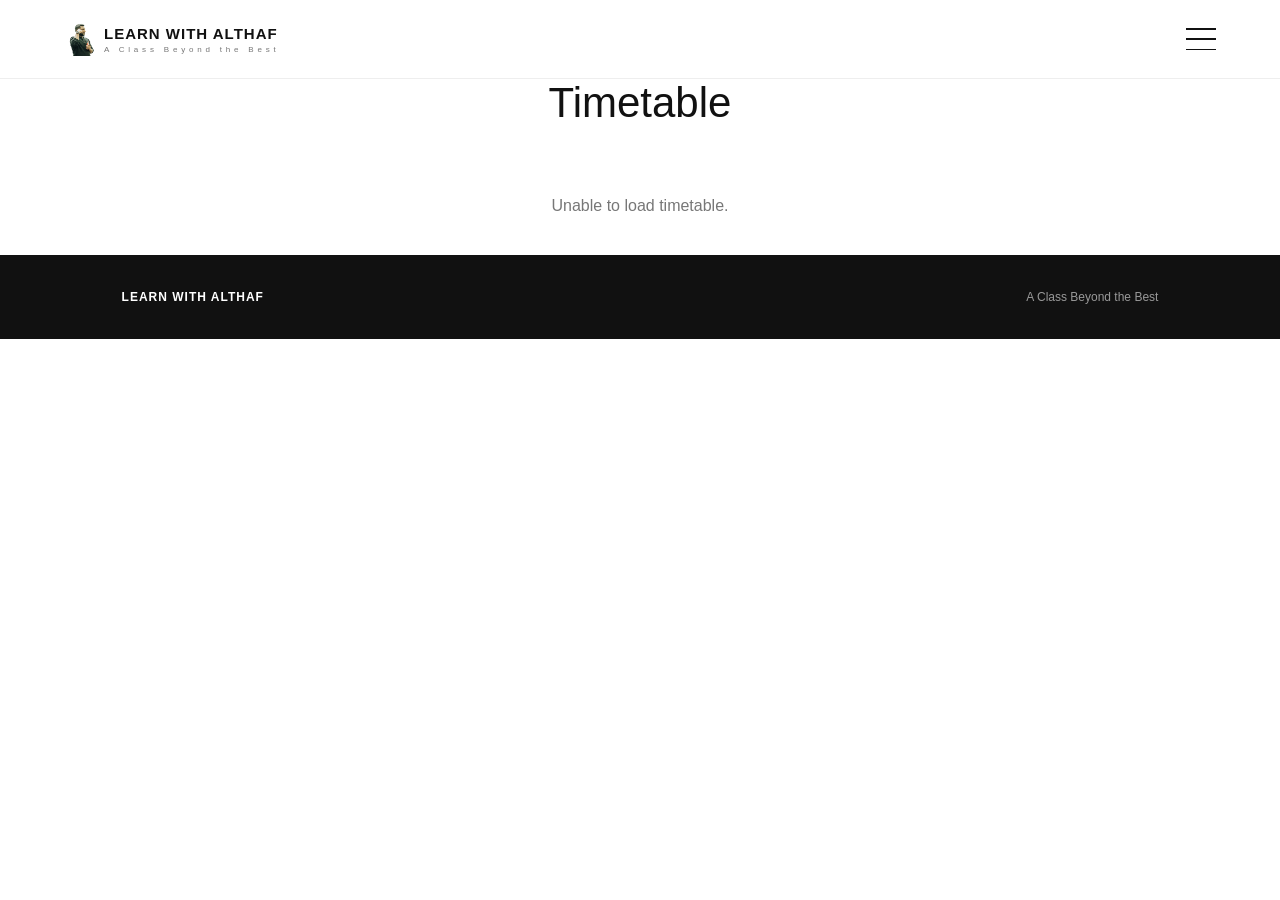
<file: timetable.html>
<!DOCTYPE html>
<html lang="en">

<head>

    <meta charset="UTF-8">

    <meta name="viewport" content="width=device-width, initial-scale=1.0">

    <title>Class Timetable | Learn with Althaf</title>

    <link rel="icon" type="image/png" href="logo.png">

    <link rel="stylesheet" href="style.css">

</head>


<body>


    <!-- ================= HEADER ================= -->

    <header class="site-header">

        <div class="header-inner">

<a href="index.html" class="site-name">

    <img
        src="logo.png"
        alt="Learn with Althaf"
        class="site-logo"
    >

    <div class="site-brand">

        <span class="site-name-main">
            LEARN WITH ALTHAF
        </span>

        <span class="site-name-tagline">
            A Class Beyond the Best
        </span>

    </div>

</a>


            <button
                class="menu-button"
                id="menuButton"
                aria-label="Open menu"
            >

                <span></span>
                <span></span>
                <span></span>

            </button>

        </div>

    </header>


    <!-- ================= MENU ================= -->

       <nav class="mobile-menu" id="mobileMenu">
        <a href="index.html">Home</a>
        <a href="timetable.html">Class Timetable</a>
        <a href="results-portal.html">Check My Results</a>
        <a href="results.html">A/L Results Book</a>
        <a href="testimonials.html">Students Testimonial</a>
        <a href="about.html">About Althaf Haaris</a>
        <a href="contact.html">Connect With Us</a>        
        <a href="https://lms.machmavc.com" target="_blank" rel="noopener noreferrer">
    LMS Access
    </a>

    </nav>


    <!-- ================= TIMETABLE ================= -->

    <main>

        <div id="althaf-timetable">

            <div class="tt-title">
                Timetable
            </div>

            <div id="tt-loading" class="tt-loading">
                Loading timetable...
            </div>

            <div id="tt-programs"></div>

        </div>

    </main>


    <!-- ================= FOOTER ================= -->

    <footer class="site-footer">

        <div class="footer-inner">

            <p>LEARN WITH ALTHAF</p>

            <p>A Class Beyond the Best</p>

        </div>

    </footer>


    <!-- ================= SCRIPTS ================= -->

    <script src="script.js"></script>
    <script src="timetable.js"></script>


</body>

</html>
</file>
<file: style.css>
/* =========================================================
   LEARN WITH ALTHAF
   MINIMAL HOME PAGE
========================================================= */

* {
    margin: 0;
    padding: 0;
    box-sizing: border-box;
}

html {
    scroll-behavior: smooth;
}

body {
    font-family: Arial, Helvetica, sans-serif;
    background: #ffffff;
    color: #111111;
}


/* =========================================================
   HEADER
========================================================= */

.site-header {
    width: 100%;
    background: #ffffff;
    border-bottom: 1px solid #eeeeee;
}

.header-inner {
    width: 90%;
    max-width: 1200px;
    height: 78px;
    margin: 0 auto;

    display: flex;
    align-items: center;
    justify-content: space-between;
}

.site-name {
    display: flex;
    align-items: center;
    gap: 6px;

    color: #111111;
    text-decoration: none;
}

.site-name-text {
    display: flex;
    flex-direction: column;
    justify-content: center;
}

.site-name-main {
    font-size: 15px;
    font-weight: 700;
    letter-spacing: 1px;
    line-height: 1;
    color: #111111;
    white-space: nowrap;
}

.site-name-tagline {
    margin-top: 5px;
    font-size: 8px;
    font-weight: 500;
    letter-spacing: 3.8px;
    line-height: 1;
    color: #777777;
    white-space: nowrap;
}

.site-logo {
    width: 34px;
    height: 34px;
    object-fit: contain;
    display: block;
    flex-shrink: 0;
}

/* =========================================================
   HEADER BRAND + TAGLINE
========================================================= */

.site-brand {
    display: flex;
    flex-direction: column;
    justify-content: center;
    margin-left: 0px;
    transform: translateY(1px);
}

.site-title {
    font-size: 21px;
    font-weight: 700;
    letter-spacing: 2px;
    line-height: 1.1;
    color: #111111;
}

.site-tagline {
    margin-top: 4px;
    font-size: 9px;
    font-weight: 500;
    letter-spacing: 1.8px;
    line-height: 1;
    color: #888888;
}

/* Mobile Header */
@media (max-width: 700px) {

    .site-brand {
        margin-left: 11px;
    }

    .site-title {
        font-size: 17px;
        letter-spacing: 1.5px;
    }

    .site-tagline {
        margin-top: 3px;
        font-size: 7px;
        letter-spacing: 1.2px;
    }

}

/* =========================================================
   MENU BUTTON
========================================================= */

.menu-button {
    width: 30px;
    height: 22px;

    border: none;
    background: transparent;

    display: flex;
    flex-direction: column;
    justify-content: space-between;

    cursor: pointer;

    padding: 0;
}

.menu-button span {
    display: block;

    width: 100%;
    height: 1.5px;

    background: #111111;

    transition: all 0.25s ease;
}

/* =========================================================
   MENU
========================================================= */

.mobile-menu {
    position: absolute;
    top: 78px;
    right: 5%;

    width: 260px;

    display: none;

    background: #ffffff;

    border: 1px solid #e5e5e5;

    box-shadow: 0 12px 35px rgba(0, 0, 0, 0.08);

    z-index: 999;
}

.mobile-menu.active {
    display: block;
}

.mobile-menu a {
    display: flex;
    align-items: center;
    justify-content: space-between;

    padding: 17px 20px;

    color: #111111;
    text-decoration: none;

    font-size: 14px;
    font-weight: 500;

    border-bottom: 1px solid #eeeeee;

    transition: background 0.2s ease;
}

.mobile-menu a:last-child {
    border-bottom: none;
}

.mobile-menu a::after {
    content: "→";

    color: #999999;

    opacity: 0;

    transform: translateX(-5px);

    transition: 0.2s ease;
}

.mobile-menu a:hover {
    background: #f8f8f8;
}

.mobile-menu a:hover::after {
    opacity: 1;
    transform: translateX(0);
}

/* =========================================================
   HOME PAGE & BUTTONS
========================================================= */

.home-page {
    width: 90%;
    max-width: 900px;

    margin: 0 auto;

    padding: 85px 0 100px;
}

.home-buttons {
    display: flex;
    flex-direction: column;
    gap: 14px;
}

.home-button {
    position: relative;

    min-height: 68px;

    display: flex;
    align-items: center;
    justify-content: center;

    padding: 16px 60px;

    background: #ffffff;

    border: 1px solid #dedede;
    border-radius: 4px;

    color: #111111;
    text-decoration: none;

    font-size: 15px;
    font-weight: 600;
    letter-spacing: 0.2px;

    transition: all 0.25s ease;
}

.home-button:hover {
    background: #f8f8f8;
    border-color: #111111;

    transform: translateY(-2px);

    box-shadow: 0 8px 22px rgba(0, 0, 0, 0.06);
}

.home-button .arrow {
    position: absolute;

    right: 22px;

    font-size: 18px;
    font-weight: 400;

    color: #777777;

    opacity: 0;

    transform: translateX(-6px);

    transition: all 0.25s ease;
}

.home-button:hover .arrow {
    opacity: 1;
    transform: translateX(0);
}

/* =========================================================
   FOOTER
========================================================= */

.site-footer {
    background: #111111;
    color: #ffffff;

    padding: 35px 5%;
}

.footer-inner {
    width: 90%;
    max-width: 1200px;

    margin: 0 auto;

    display: flex;
    align-items: center;
    justify-content: space-between;

    gap: 20px;
}

.footer-inner p {
    font-size: 12px;
    color: #999999;
}

.footer-inner p:first-child {
    color: #ffffff;

    font-weight: 700;
    letter-spacing: 1px;
}

/* =========================================================
   ALTHAF TIMETABLE
========================================================= */

#althaf-timetable {
    width: 100%;
    max-width: 850px;
    margin: 0 auto;
    padding: 0 16px;
    font-family: Arial, Helvetica, sans-serif;
    color: #111;
}

#althaf-timetable *,
#althaf-timetable *::before,
#althaf-timetable *::after {
    box-sizing: border-box;
}


/* =========================================================
   TITLE
========================================================= */

.tt-title {
    text-align: center;
    font-size: 42px;
    font-weight: 500;
    margin-bottom: 30px;
}


/* =========================================================
   LOADING
========================================================= */

.tt-loading {
    text-align: center;
    padding: 40px 20px;
    font-size: 16px;
    color: #777;
}


/* =========================================================
   PROGRAM
========================================================= */

.tt-year {
    background: #050505;
    border-radius: 18px;
    overflow: hidden;
    margin-bottom: 16px;
    box-shadow: 0 7px 25px rgba(0, 0, 0, 0.10);
}

.tt-year-header {
    color: #fff;
    padding: 21px 25px;

    display: flex;
    align-items: center;
    justify-content: space-between;

    gap: 15px;

    cursor: pointer;

    font-size: 20px;
    font-weight: 700;
    line-height: 1.25;
}

.tt-year-arrow {
    width: 34px;
    height: 34px;
    min-width: 34px;

    border-radius: 50%;

    background: #292929;

    display: flex;
    align-items: center;
    justify-content: center;

    font-size: 17px;
    color: #fff;
}

.tt-year-content {
    display: none;

    background: #f7f7f7;

    padding: 14px;
}

.tt-year.open .tt-year-content {
    display: block;
}


/* =========================================================
   CLASS CARD
========================================================= */

.tt-class {
    background: #fff;

    border-radius: 15px;

    margin-bottom: 12px;

    overflow: hidden;

    box-shadow: 0 4px 15px rgba(0, 0, 0, 0.06);
}

.tt-class:last-child {
    margin-bottom: 0;
}


/* =========================================================
   CLASS HEADER
========================================================= */

.tt-class-header {
    padding: 18px;

    display: flex;
    align-items: center;
    justify-content: space-between;

    gap: 10px;

    cursor: pointer;
}

.tt-location-name {
    font-size: 16px;
    font-weight: 700;

    line-height: 1.3;

    flex: 1;
}

.tt-header-right {
    display: flex;
    align-items: center;
    gap: 8px;
}


/* =========================================================
   ARROW
========================================================= */

.tt-class-arrow {
    width: 32px;
    height: 32px;
    min-width: 32px;

    border-radius: 50%;

    background: #f0f0f0;

    display: flex;
    align-items: center;
    justify-content: center;

    font-size: 15px;
    color: #111;

    transition: all 0.2s ease;
}

.tt-class.open .tt-class-arrow {
    background: #111;
    color: #fff;
}


/* =========================================================
   CLASS CONTENT
========================================================= */

.tt-class-content {
    display: none;

    padding: 0 18px 18px;
}

.tt-class.open .tt-class-content {
    display: block;
}


/* =========================================================
   BUTTON ROW
========================================================= */

.tt-action-row {
    border-top: 1px solid #eeeeee;

    padding: 14px 0;

    display: flex;
    align-items: center;
    justify-content: flex-start;
}


/* =========================================================
   LOCATION / LMS BUTTON
========================================================= */

.tt-location-btn {
    display: inline-flex;

    align-items: center;
    justify-content: center;

    background: #050505;

    color: #fff !important;

    text-decoration: none !important;

    padding: 9px 13px;

    border-radius: 8px;

    font-size: 11px;
    font-weight: 700;

    white-space: nowrap;

    transition: all 0.2s ease;
}

.tt-location-btn:hover {
    background: #333;

    color: #fff !important;

    transform: translateY(-1px);
}


/* =========================================================
   DETAILS
========================================================= */

.tt-detail {
    border-top: 1px solid #eeeeee;

    padding: 17px 0;
}

.tt-detail-label {
    display: block;

    font-size: 12px;
    font-weight: 700;

    letter-spacing: 1px;

    text-transform: uppercase;

    color: #777;

    margin-bottom: 8px;
}

.tt-detail-value {
    font-size: 15px;
    font-weight: 700;

    line-height: 1.55;

    color: #111;

    text-align: left;
}


/* =========================================================
   FEES
========================================================= */

.tt-fees {
    border-top: 1px solid #eeeeee;

    padding: 16px 0;
}

.tt-fees-label {
    display: block;

    font-size: 12px;
    font-weight: 700;

    letter-spacing: 1px;

    text-transform: uppercase;

    color: #777;

    margin-bottom: 8px;
}

.tt-fees-list {
    display: flex;

    flex-direction: column;

    gap: 4px;

    width: 100%;
}

.tt-fee-line {
    display: block;

    width: 100%;

    font-size: 14px;
    font-weight: 700;

    line-height: 1.35;

    color: #111;

    text-align: left;

    margin: 0;
    padding: 0;

    white-space: normal;
}


/* =========================================================
   ADMISSION
========================================================= */

.tt-admission {
    border-top: 1px solid #eeeeee;

    padding: 17px 0;
}

.tt-admission-label {
    display: block;

    font-size: 12px;
    font-weight: 700;

    letter-spacing: 1px;

    text-transform: uppercase;

    color: #777;

    margin-bottom: 7px;
}

.tt-admission-value {
    font-size: 15px;
    font-weight: 700;

    color: #111;
}


/* =========================================================
   CURRENT UNIT
========================================================= */

.tt-current-unit {
    border-top: 1px solid #eeeeee;

    padding: 17px 0;
}

.tt-current-unit-label {
    display: block;

    font-size: 12px;
    font-weight: 700;

    letter-spacing: 1px;

    text-transform: uppercase;

    color: #777;

    margin-bottom: 7px;
}

.tt-current-unit-value {
    font-size: 15px;
    font-weight: 700;

    line-height: 1.45;

    color: #111;
}


/* =========================================================
   COURSE PROGRESS
========================================================= */

.tt-progress {
    border-top: 1px solid #eeeeee;

    padding: 17px 0 0;
}

.tt-progress-top {
    display: flex;

    align-items: center;

    justify-content: space-between;

    margin-bottom: 10px;
}

.tt-progress-label {
    font-size: 12px;
    font-weight: 700;

    letter-spacing: 1px;

    color: #777;
}

.tt-progress-value {
    font-size: 14px;
    font-weight: 700;

    color: #111;
}

.tt-progress-track {
    width: 100%;

    height: 8px;

    background: #e7e7e7;

    border-radius: 20px;

    overflow: hidden;
}

.tt-progress-fill {
    height: 100%;

    width: 0%;

    background: #111;

    border-radius: 20px;

    transition: width 0.6s ease;
}


/* =========================================================
   MOBILE RESPONSIVE
========================================================= */

@media (max-width: 600px) {

    .header-inner {
        width: 90%;
        height: 68px;
    }

    .site-name {
        font-size: 15px;
    }

    .menu-button {
        width: 27px;
        height: 22px;
    }

    .home-page {
        width: 90%;
        padding: 55px 0 70px;
    }

    .home-buttons {
        gap: 14px;
    }

    .home-button {
        min-height: 65px;

        padding: 16px 45px;

        font-size: 15px;
    }

    .home-button .arrow {
        right: 18px;
        font-size: 17px;
    }

    .footer-inner {
        flex-direction: column;
        align-items: flex-start;
    }

    #althaf-timetable {
        padding: 0 12px;
    }

    .tt-title {
        font-size: 32px;
        margin-bottom: 25px;
    }

    .tt-year-header {
        padding: 16px 18px;
        font-size: 17px;
    }

    .tt-year-content {
        padding: 10px;
    }

    .tt-class-header {
        padding: 16px 14px;
    }

    .tt-location-name {
        font-size: 15px;
    }

    .tt-class-content {
        padding: 0 14px 15px;
    }

    .tt-detail-value,
    .tt-admission-value,
    .tt-current-unit-value {
        font-size: 14px;
    }

    .tt-fees {
        padding: 14px 0;
    }

    .tt-fees-label {
        font-size: 12px;
        margin-bottom: 7px;
    }

    .tt-fees-list {
        gap: 3px;
    }

    .tt-fee-line {
        font-size: 13px;
        line-height: 1.35;
        width: 100%;
    }

    .tt-location-btn {
        padding: 8px 10px;
        font-size: 10px;
    }
}


/* =========================================================
   VERY SMALL MOBILE
========================================================= */

@media (max-width: 380px) {

    .tt-header-right {
        gap: 5px;
    }

    .tt-year-header {
        padding: 14px 16px;
    }

    .tt-class-arrow {
        width: 29px;
        height: 29px;
        min-width: 29px;
    }

    .tt-location-btn {
        padding: 7px 8px;
        font-size: 9px;
    }

    .tt-fee-line {
        font-size: 12.5px;
    }
}

/* =========================================================
   CHECK MY RESULTS - YEAR SELECTION PAGE
========================================================= */

.results-portal {
    width: 90%;
    max-width: 900px;
    margin: 0 auto;
    padding: 65px 0 90px;
}

.portal-heading {
    text-align: center;
    margin-bottom: 35px;
}

.portal-heading h1 {
    font-size: 30px;
    font-weight: 700;
    margin-bottom: 12px;
}

.portal-heading p {
    color: #777777;
    font-size: 15px;
    line-height: 1.6;
}

.year-options {
    display: grid;
    grid-template-columns: repeat(2, minmax(0, 1fr));
    gap: 18px;
}

.year-card {
    display: flex;
    flex-direction: column;
    align-items: center;
    justify-content: center;
    gap: 12px;

    min-height: 180px;
    padding: 25px;

    border: 1px solid #dedede;
    border-radius: 4px;

    text-decoration: none;
    color: #111111;
    background: #ffffff;

    transition: all 0.25s ease;
}

.year-card:hover {
    border-color: #111111;
    background: #f8f8f8;
    transform: translateY(-2px);
    box-shadow: 0 8px 22px rgba(0, 0, 0, 0.06);
}

.year-card h2 {
    font-size: 30px;
    font-weight: 700;
}

.year-card p {
    color: #777777;
    font-size: 14px;
    text-align: center;
}

.year-card .arrow {
    font-size: 18px;
    color: #777777;
}

.portal-back {
    display: block;
    width: fit-content;
    margin: 30px auto 0;
    color: #555555;
    text-decoration: none;
    font-size: 14px;
}

.portal-back:hover {
    color: #000000;
}

/* MOBILE RESPONSIVE */

@media (max-width: 600px) {
    .results-portal {
        padding: 45px 0 65px;
    }

    .portal-heading h1 {
        font-size: 25px;
    }

    .year-options {
        grid-template-columns: 1fr;
        gap: 14px;
    }

    .year-card {
        min-height: 135px;
    }
}
</file>
<file: contact.css>
/* =========================================================
   CONNECT WITH US PAGE CSS
========================================================= */

/* Main Container Alignment */
.connect-page {
    width: 90%;
    max-width: 1200px;
    margin: 0 auto;
    padding: 60px 0 100px;
}

/* =========================================================
   HEADING
========================================================= */

.connect-heading {
    width: 100%;
    margin-bottom: 35px;
    text-align: left;
}

.connect-label {
    margin-bottom: 8px;
    font-size: 11px;
    font-weight: 700;
    letter-spacing: 2px;
    color: #777777;
    text-transform: uppercase;
}

.connect-heading h1 {
    margin: 0;
    font-size: 38px;
    line-height: 1.1;
    font-weight: 800;
    color: #111111;
}

.connect-heading-line {
    width: 48px;
    height: 3px;
    margin: 16px 0;
    background: #111111;
    border-radius: 2px;
}

.connect-heading p {
    margin: 0;
    max-width: 700px;
    font-size: 15px;
    line-height: 1.55;
    color: #777777;
}

/* =========================================================
   CONNECT LIST & CARDS
========================================================= */

.connect-list {
    width: 100%;
    display: flex;
    flex-direction: column;
    gap: 16px;
}

.connect-card {
    width: 100%;
    display: flex;
    align-items: center;
    gap: 24px;
    padding: 24px 30px;
    background: #ffffff;
    border: 1px solid #dedede;
    border-radius: 6px;
    text-decoration: none;
    color: #111111;
    transition: all 0.25s ease;
}

.connect-card:hover {
    border-color: #111111;
    background: #f8f8f8;
    transform: translateY(-2px);
    box-shadow: 0 8px 22px rgba(0, 0, 0, 0.06);
}

.connect-icon {
    width: 60px;
    height: 60px;
    flex: 0 0 60px;
    display: flex;
    align-items: center;
    justify-content: center;
    border-radius: 50%;
    background: #111111;
    color: #ffffff;
    font-size: 14px;
    font-weight: 800;
    letter-spacing: 0.5px;
}

.connect-content {
    min-width: 0;
    flex: 1;
}

.connect-content h2 {
    margin: 0 0 6px 0;
    font-size: 19px;
    line-height: 1.25;
    font-weight: 700;
    color: #111111;
}

.connect-content p {
    margin: 0 0 10px 0;
    max-width: 700px;
    font-size: 14px;
    line-height: 1.5;
    color: #777777;
}

.connect-link {
    display: inline-block;
    font-size: 13px;
    font-weight: 700;
    color: #111111;
}

/* =========================================================
   MOBILE RESPONSIVENESS
========================================================= */

@media (max-width: 600px) {

    .connect-page {
        width: 90%;
        padding: 40px 0 70px;
    }

    .connect-heading h1 {
        font-size: 28px;
    }

    .connect-heading p {
        font-size: 13px;
    }

    .connect-card {
        gap: 16px;
        padding: 18px 20px;
    }

    .connect-icon {
        width: 50px;
        height: 50px;
        flex-basis: 50px;
        font-size: 12px;
    }

    .connect-content h2 {
        font-size: 16px;
    }

    .connect-content p {
        font-size: 12px;
    }

}
</file>
<file: results.css>
/* =========================================================
   RESULTS PAGE — LEARN WITH ALTHAF
   CLEAN / CLASSY / COMPACT
   ========================================================= */


/* =========================================================
   GENERAL
   ========================================================= */

.results-summary-section,
.results-book-section {
    width: 100%;
    box-sizing: border-box;
}

.results-summary-section {
    padding: 42px 20px 0;
}

.results-book-section {
    padding: 55px 20px 70px;
    margin-top: 42px;
    border-top: 1px solid #eeeeee;
}


/* =========================================================
   SECTION HEADINGS
   ========================================================= */

.results-section-heading {
    width: 100%;
    max-width: 900px;
    margin: 0 auto 28px;
    text-align: center;
    box-sizing: border-box;
}

.results-eyebrow {
    margin-bottom: 9px;
    font-size: 10px;
    line-height: 1;
    font-weight: 700;
    letter-spacing: 2.4px;
    text-transform: uppercase;
    color: #999999;
}

.results-section-heading h1,
.results-section-heading h2 {
    margin: 0;
    color: #111111;
    font-family: "Arial", sans-serif;
    font-weight: 700;
    letter-spacing: -1.4px;
}

.results-section-heading h1 {
    font-size: 38px;
    line-height: 1.08;
}

.results-section-heading h2 {
    font-size: 36px;
    line-height: 1.08;
}

.results-heading-line {
    width: 34px;
    height: 3px;
    margin: 13px auto 13px;
    background: #111111;
    border-radius: 10px;
}

.results-section-heading p {
    max-width: 620px;
    margin: 0 auto;
    color: #777777;
    font-size: 14px;
    line-height: 1.55;
}


/* =========================================================
   SUMMARY CONTAINER
   ========================================================= */

#results-summary {
    width: 100%;
    max-width: 1080px;
    margin: 0 auto;
    box-sizing: border-box;
}


/* =========================================================
   LATEST YEAR — FEATURED CARD
   ========================================================= */

.summary-featured {
    position: relative;
    width: 100%;
    max-width: 1080px;
    margin: 0 auto 18px;
    padding: 25px 28px 23px;
    box-sizing: border-box;

    background: #151515;
    color: #ffffff;

    border-radius: 18px;

    overflow: hidden;

    box-shadow:
        0 12px 35px rgba(0, 0, 0, 0.10);
}


/* subtle decorative circles */

.summary-featured::before {
    content: "";
    position: absolute;
    width: 190px;
    height: 190px;
    right: -100px;
    top: -125px;
    border: 1px solid rgba(255,255,255,0.08);
    border-radius: 50%;
}

.summary-featured::after {
    content: "";
    position: absolute;
    width: 150px;
    height: 150px;
    left: -100px;
    bottom: -110px;
    border: 1px solid rgba(255,255,255,0.06);
    border-radius: 50%;
}


/* =========================================================
   FEATURED TOP
   ========================================================= */

.summary-featured-top {
    position: relative;
    z-index: 2;

    display: flex;
    align-items: center;
    justify-content: space-between;

    margin-bottom: 20px;
}

.summary-featured-label {
    margin-bottom: 5px;

    font-size: 9px;
    font-weight: 700;
    letter-spacing: 2px;
    text-transform: uppercase;

    color: #a9a9a9;
}

.summary-featured-year {
    margin: 0;

    font-size: 34px;
    line-height: 1;
    font-weight: 700;

    letter-spacing: -1px;

    color: #ffffff;
}

.summary-header-right {
    display: flex;
    flex-direction: column;
    align-items: flex-end;
    gap: 4px;
}

.summary-latest-badge {
    flex-shrink: 0;

    padding: 6px 12px;

    border: 1px solid rgba(255,255,255,0.18);
    border-radius: 30px;

    font-size: 8px;
    font-weight: 700;
    letter-spacing: 1.3px;

    color: #d7d7d7;
    text-transform: uppercase;
}

.summary-informed-small {
    font-size: 9px;
    font-weight: 500;
    color: #888888;
    letter-spacing: 0.3px;
}


/* =========================================================
   SUMMARY STAT GRID (3 COLUMNS)
   ========================================================= */

.summary-stat-grid {
    position: relative;
    z-index: 2;

    display: grid;

    grid-template-columns:
        repeat(3, minmax(0, 1fr));

    gap: 12px;

    margin-bottom: 20px;
}

.summary-stat {
    min-width: 0;

    padding: 16px 12px 14px;

    box-sizing: border-box;

    text-align: center;

    background: rgba(255,255,255,0.065);

    border: 1px solid rgba(255,255,255,0.10);

    border-radius: 11px;
}

.summary-stat-value {
    display: block;

    margin-bottom: 5px;

    font-size: 26px;
    line-height: 1;

    font-weight: 700;

    letter-spacing: -0.7px;

    color: #ffffff;
}

.summary-stat-label {
    display: block;

    font-size: 8.5px;
    line-height: 1.2;

    font-weight: 700;

    letter-spacing: 1.2px;

    text-transform: uppercase;

    color: #999999;
}


/* =========================================================
   SPECIAL ACHIEVEMENTS
   ========================================================= */

.summary-special {
    position: relative;
    z-index: 2;

    padding-top: 17px;

    border-top: 1px solid rgba(255,255,255,0.10);
}

.summary-special-heading {
    display: flex;
    align-items: center;
    gap: 9px;

    margin-bottom: 11px;

    font-size: 10px;
    font-weight: 700;

    letter-spacing: 1.5px;

    text-transform: uppercase;

    color: #ffffff;
}

.summary-star {
    width: 23px;
    height: 23px;

    display: flex;
    align-items: center;
    justify-content: center;

    flex-shrink: 0;

    background: #f5c400;

    border-radius: 50%;

    color: #111111;

    font-size: 11px;
}

.summary-special-list {
    display: flex;
    flex-wrap: wrap;
    gap: 7px;
}

.summary-special-item {
    display: inline-flex;
    align-items: center;
    gap: 6px;

    padding: 7px 10px;

    border: 1px solid rgba(255,255,255,0.12);

    border-radius: 8px;

    background: rgba(255,255,255,0.055);

    color: #dddddd;

    font-size: 10px;
    line-height: 1.2;
}

.summary-special-item::before {
    content: "★";

    color: #f5c400;

    font-size: 8px;
}


/* =========================================================
   PREVIOUS YEARS
   ========================================================= */

.summary-other-years {
    width: 100%;

    display: grid;

    grid-template-columns:
        repeat(2, minmax(0, 1fr));

    gap: 14px;

    margin: 0 auto;
}


/* =========================================================
   PREVIOUS YEAR CARD
   ========================================================= */

.summary-year-card {
    width: 100%;

    padding: 20px 20px 17px;

    box-sizing: border-box;

    background: #ffffff;

    border: 1px solid #e7e7e7;

    border-radius: 15px;

    box-shadow: 0 5px 18px rgba(0,0,0,0.035);

    text-align: center;
}

.summary-year-card-top {
    display: flex;
    align-items: center;
    justify-content: space-between;

    margin-bottom: 15px;
}

.summary-year-card-year {
    margin: 0;

    font-size: 22px;
    line-height: 1;

    font-weight: 700;

    letter-spacing: -0.5px;

    color: #151515;
}

.summary-small-informed-tag {
    font-size: 8.5px;
    font-weight: 600;
    color: #888888;
    background: #f0f0f0;
    padding: 3px 8px;
    border-radius: 12px;
}


/* =========================================================
   PREVIOUS YEAR STATS (3 COLUMNS)
   ========================================================= */

.summary-small-stats {
    display: grid;

    grid-template-columns:
        repeat(3, minmax(0, 1fr));

    gap: 8px;

    margin-bottom: 14px;
}

.summary-small-stat {
    min-width: 0;

    padding: 10px 5px 9px;

    background: #f7f7f7;

    border-radius: 8px;

    text-align: center;
}

.summary-small-value {
    display: block;

    margin-bottom: 4px;

    font-size: 16px;
    line-height: 1;

    font-weight: 700;

    color: #151515;
}

.summary-small-label {
    display: block;

    font-size: 7.5px;
    line-height: 1.1;

    font-weight: 700;

    letter-spacing: 0.9px;

    color: #999999;

    text-transform: uppercase;
}


/* =========================================================
   PREVIOUS SPECIAL RESULTS
   ========================================================= */

.summary-card-special {
    padding-top: 12px;

    border-top: 1px solid #eeeeee;

    text-align: center;
}

.summary-card-special-label {
    display: inline;

    margin-right: 4px;

    font-size: 9px;

    font-weight: 700;

    color: #111111;
}

.summary-card-special-list {
    display: inline;

    font-size: 9px;

    line-height: 1.6;

    color: #666666;
}

.summary-card-special-item:not(:last-child)::after {
    content: "  •  ";
    color: #aaaaaa;
}


/* =========================================================
   A/L RESULTS BOOK
   ========================================================= */

#results-book {
    width: 100%;
    max-width: 1080px;

    margin: 0 auto;

    box-sizing: border-box;
}

.results-book-heading {
    margin-bottom: 28px;
}


/* =========================================================
   YEAR DROPDOWNS
   ========================================================= */

.result-year {
    width: 100%;

    margin-bottom: 10px;
}

.result-year-header {
    width: 100%;
    height: 50px;

    display: flex;
    align-items: center;
    justify-content: space-between;

    padding: 0 16px 0 20px;

    box-sizing: border-box;

    background: #151515;

    border-radius: 10px;

    cursor: pointer;

    transition:
        background 0.2s ease,
        transform 0.2s ease;
}

.result-year-header:hover {
    background: #222222;
}

.result-year-header h2 {
    flex: 1;

    margin: 0;

    text-align: center;

    font-size: 16px;
    font-weight: 700;

    color: #ffffff;

    letter-spacing: -0.2px;
}

.result-year-arrow {
    width: 28px;
    height: 28px;

    display: flex;
    align-items: center;
    justify-content: center;

    flex-shrink: 0;

    background: #292929;

    border-radius: 50%;

    color: #ffffff;

    font-size: 10px;

    transition: transform 0.2s ease;
}

.result-year.open .result-year-arrow {
    transform: rotate(180deg);
}


/* =========================================================
   STUDENT GRID
   ========================================================= */

.result-year-content {
    display: none;

    grid-template-columns:
        repeat(3, minmax(0, 1fr));

    gap: 12px;

    width: 100%;

    margin-top: 12px;
}

.result-year.open .result-year-content {
    display: grid;
}


/* =========================================================
   STUDENT CARD
   ========================================================= */

.student-card {
    width: 100%;
    min-width: 0;

    background: #ffffff;

    border: 1px solid #e7e7e7;

    border-radius: 10px;

    box-sizing: border-box;

    overflow: hidden;

    transition:
        transform 0.2s ease,
        box-shadow 0.2s ease;
}

.student-card:hover {
    transform: translateY(-2px);

    box-shadow:
        0 7px 20px rgba(0,0,0,0.06);
}

.student-main {
    width: 100%;

    display: grid;

    grid-template-columns:
        44% 56%;

    min-height: 170px;

    box-sizing: border-box;
}


/* =========================================================
   STUDENT LEFT
   ========================================================= */

.student-left {
    min-width: 0;

    padding: 14px 10px;

    display: flex;

    flex-direction: column;

    align-items: flex-start;

    box-sizing: border-box;
}

.student-photo,
.student-photo-placeholder {
    width: 50px;
    height: 50px;

    flex: 0 0 50px;

    border-radius: 50%;

    object-fit: cover;

    border: 1px solid #e5e5e5;

    box-sizing: border-box;

    margin-bottom: 8px;
}

.student-photo-placeholder {
    background: #f7f7f7;

    display: flex;
    align-items: center;
    justify-content: center;

    color: #999999;

    font-size: 8px;

    letter-spacing: 1px;
}

.student-basic {
    width: 100%;

    min-width: 0;
}

.student-name {
    margin: 0 0 3px;

    font-size: 13px;
    line-height: 1.25;

    font-weight: 700;

    color: #151515;

    overflow-wrap: break-word;
}

.student-school {
    margin: 0 0 8px;

    font-size: 10px;
    line-height: 1.3;

    color: #777777;

    overflow-wrap: break-word;
}

.student-badges {
    display: flex;

    align-items: center;

    flex-wrap: wrap;

    gap: 4px;
}


/* =========================================================
   BADGES
   ========================================================= */

.badge-3a {
    display: inline-flex;

    align-items: center;

    gap: 3px;

    background: #111111;

    color: #ffffff;

    border-radius: 12px;

    padding: 3px 6px;

    font-size: 8px;

    font-weight: 700;

    white-space: nowrap;
}

.badge-3a-icon {
    width: 13px;
    height: 13px;

    display: inline-flex;

    align-items: center;
    justify-content: center;

    border-radius: 50%;

    background: #f4c400;

    color: #111111;

    font-size: 7px;

    font-weight: 800;
}

.badge-accounting {
    display: inline-flex;

    align-items: center;

    background: #f7f7f7;

    border: 1px solid #dddddd;

    color: #333333;

    border-radius: 12px;

    padding: 3px 6px;

    font-size: 8px;

    font-weight: 600;

    white-space: nowrap;
}


/* =========================================================
   STUDENT RIGHT
   ========================================================= */

.student-right {
    min-width: 0;

    padding: 11px 10px;

    border-left: 1px solid #eeeeee;

    display: flex;

    flex-direction: column;

    justify-content: center;

    box-sizing: border-box;
}

.result-item {
    min-width: 0;

    min-height: 29px;

    display: flex;

    align-items: center;

    justify-content: space-between;

    gap: 5px;

    border-bottom: 1px solid #eeeeee;

    box-sizing: border-box;
}

.result-item:last-child {
    border-bottom: none;
}

.result-label {
    color: #888888;

    font-size: 9px;

    white-space: nowrap;
}

.result-value {
    min-width: 0;

    color: #222222;

    font-size: 9px;

    font-weight: 600;

    text-align: right;

    overflow: hidden;

    text-overflow: ellipsis;

    white-space: nowrap;
}


/* =========================================================
   LOADING / ERROR
   ========================================================= */

.results-loading,
.results-error,
.summary-loading {
    text-align: center;

    padding: 30px 16px;

    color: #777777;

    font-size: 13px;
}


/* =========================================================
   TABLET
   ========================================================= */

@media (max-width: 900px) {

    .summary-other-years {
        grid-template-columns: 1fr;
    }

    .result-year-content {
        grid-template-columns:
            repeat(2, minmax(0, 1fr));
    }

}


/* =========================================================
   MOBILE
   ========================================================= */

@media (max-width: 600px) {

    .results-summary-section {
        padding: 32px 14px 0;
    }

    .results-book-section {
        padding: 45px 14px 55px;
        margin-top: 35px;
    }


    .results-section-heading h1 {
        font-size: 30px;
        letter-spacing: -1px;
    }

    .results-section-heading h2 {
        font-size: 29px;
        letter-spacing: -1px;
    }

    .results-section-heading p {
        font-size: 13px;
    }


    /* featured */

    .summary-featured {
        padding: 21px 16px 19px;

        border-radius: 15px;
    }

    .summary-featured-top {
        margin-bottom: 16px;
    }

    .summary-featured-year {
        font-size: 28px;
    }

    .summary-latest-badge {
        padding: 6px 9px;
        font-size: 7px;
    }


    /* stats */

    .summary-stat-grid {
        grid-template-columns: 1fr;

        gap: 7px;
    }

    .summary-stat {
        padding: 13px 8px 12px;
    }

    .summary-stat-value {
        font-size: 22px;
    }


    /* previous year */

    .summary-year-card {
        padding: 18px 13px 15px;
    }

    .summary-small-stats {
        gap: 5px;
    }

    .summary-small-value {
        font-size: 14px;
    }

    .summary-small-label {
        font-size: 6.5px;
    }


    /* result book */

    .result-year-header {
        height: 47px;
        padding-left: 14px;
    }

    .result-year-header h2 {
        font-size: 15px;
    }

    .result-year-content {
        grid-template-columns: 1fr;
    }

    .student-main {
        grid-template-columns:
            42% 58%;
    }

}
</file>
<file: testimonials.css>
/* =========================================================
   STUDENT TESTIMONIALS / RESULTS PAGE
   LEARN WITH ALTHAF
   ========================================================= */

/* MAIN PAGE CONTAINER */
.results-page {
    width: 90%;
    max-width: 1200px;
    margin: 0 auto;
    padding: 60px 0 100px;
}


/* =========================================================
   HEADING
========================================================= */

.results-heading {
    width: 100%;
    margin-bottom: 35px;
    text-align: left;
}

.results-label {
    margin-bottom: 8px;
    font-size: 11px;
    font-weight: 700;
    letter-spacing: 2px;
    color: #777777;
    text-transform: uppercase;
}

.results-heading h1 {
    margin: 0;
    font-size: 38px;
    line-height: 1.1;
    font-weight: 800;
    color: #111111;
}

.results-heading-line {
    width: 48px;
    height: 3px;
    margin: 16px 0;
    background: #111111;
    border-radius: 2px;
}

.results-heading p {
    margin: 0;
    max-width: 700px;
    font-size: 15px;
    line-height: 1.55;
    color: #777777;
}


/* =========================================================
   OLD FILTER — HIDDEN
========================================================= */

.filter-container {
    display: none !important;
}


/* =========================================================
   TESTIMONIALS CONTAINER
========================================================= */

#results-book {
    width: 100%;
    margin: 0;
    padding: 0;
}

.testimonials-list {
    width: 100%;
    display: flex;
    flex-direction: column;
    gap: 18px;
}


/* =========================================================
   STUDENT CARD
========================================================= */

.student-card {
    width: 100%;
    background: #ffffff;
    border: 1px solid #dedede;
    border-radius: 6px;
    overflow: hidden;
    box-shadow: none;
    transition: all 0.25s ease;
}

.student-card:hover {
    border-color: #111111;
    box-shadow: 0 8px 22px rgba(0, 0, 0, 0.06);
}


/* =========================================================
   MAIN STUDENT AREA
========================================================= */

.student-main {
    width: 100%;
    min-height: 190px;
    display: grid;
    grid-template-columns: 1.15fr 0.85fr;
    padding: 24px;
}


/* =========================================================
   LEFT SIDE
========================================================= */

.student-left {
    min-width: 0;
    display: flex;
    align-items: flex-start;
    gap: 18px;
    padding-right: 15px;
}


/* =========================================================
   PHOTO
========================================================= */

.student-photo,
.student-photo-placeholder {
    width: 92px;
    height: 92px;
    flex: 0 0 92px;
    border-radius: 50%;
    object-fit: cover;
    border: 1px solid #dcdcdc;
}

.student-photo-placeholder {
    background: #f7f7f7;
    display: flex;
    align-items: center;
    justify-content: center;
    color: #999999;
    font-size: 9px;
    letter-spacing: 1.5px;
    font-weight: 600;
}


/* =========================================================
   STUDENT BASIC INFORMATION
========================================================= */

.student-basic {
    min-width: 0;
    padding-top: 3px;
}

.student-name {
    margin: 0 0 5px 0;
    font-size: 18px;
    line-height: 1.25;
    font-weight: 700;
    color: #111111;
}

.student-school {
    margin: 0 0 8px 0;
    font-size: 12px;
    line-height: 1.4;
    color: #777777;
}

.student-year {
    display: inline-block;
    margin-bottom: 12px;
    font-size: 11px;
    color: #111111;
    font-weight: 600;
}


/* =========================================================
   BADGES
========================================================= */

.student-badges {
    display: flex;
    align-items: center;
    flex-wrap: wrap;
    gap: 6px;
}

.badge-3a,
.badge-accounting {
    display: inline-flex;
    align-items: center;
    min-height: 24px;
    padding: 4px 9px;
    border-radius: 20px;
    font-size: 10px;
    font-weight: 600;
    white-space: nowrap;
}

.badge-3a {
    background: #111111;
    color: #ffffff;
}

.badge-accounting {
    background: #ffffff;
    border: 1px solid #dddddd;
    color: #333333;
}


/* =========================================================
   RIGHT SIDE — RESULTS
========================================================= */

.student-right {
    min-width: 0;
    padding-left: 15px;
    border-left: 1px solid #eeeeee;
    display: flex;
    flex-direction: column;
    justify-content: flex-start;
}


/* =========================================================
   RESULT ITEM
========================================================= */

.result-item {
    width: 100%;
    min-height: 38px;
    display: grid;
    grid-template-columns: 110px 1fr;
    align-items: center;
    gap: 15px;
    border-bottom: 1px solid #eeeeee;
}

.result-item:last-child {
    border-bottom: none;
}

.result-label {
    font-size: 11px;
    color: #777777;
    white-space: nowrap;
}

.result-value {
    min-width: 0;
    font-size: 12px;
    font-weight: 700;
    color: #111111;
    text-align: left;
    overflow-wrap: anywhere;
}


/* =========================================================
   TESTIMONIAL
========================================================= */

.student-testimonial {
    width: calc(100% - 48px);
    margin: 0 24px 24px 24px;
    padding: 18px 20px;
    background: #f8f8f8;
    border-radius: 6px;
    font-size: 13px;
    line-height: 1.6;
    color: #444444;
    font-style: italic;
}

.testimonial-quote {
    display: inline-block;
    margin-right: 8px;
    font-size: 25px;
    line-height: 0;
    font-style: normal;
    font-weight: 800;
    color: #222222;
    vertical-align: -4px;
}

.testimonial-content {
    display: inline;
}


/* =========================================================
   LOADING / ERROR
========================================================= */

.results-loading,
.results-error {
    width: 100%;
    padding: 40px 20px;
    text-align: center;
    font-size: 13px;
    color: #777777;
}


/* =========================================================
   RESPONSIVENESS
========================================================= */

@media (max-width: 800px) {

    .student-main {
        grid-template-columns: 1fr;
        gap: 20px;
    }

    .student-left {
        padding-right: 0;
    }

    .student-right {
        padding-left: 0;
        border-left: none;
        border-top: 1px solid #eeeeee;
        padding-top: 10px;
    }

}

@media (max-width: 600px) {

    .results-page {
        width: 90%;
        padding: 40px 0 70px;
    }

    .results-heading h1 {
        font-size: 28px;
    }

    .results-heading p {
        font-size: 13px;
    }

    .student-main {
        padding: 18px;
    }

    .student-left {
        gap: 14px;
    }

    .student-photo,
    .student-photo-placeholder {
        width: 70px;
        height: 70px;
        flex-basis: 70px;
    }

    .student-name {
        font-size: 16px;
    }

    .student-school {
        font-size: 11px;
    }

    .student-testimonial {
        width: calc(100% - 36px);
        margin: 0 18px 18px 18px;
        padding: 15px;
    }

}
</file>
